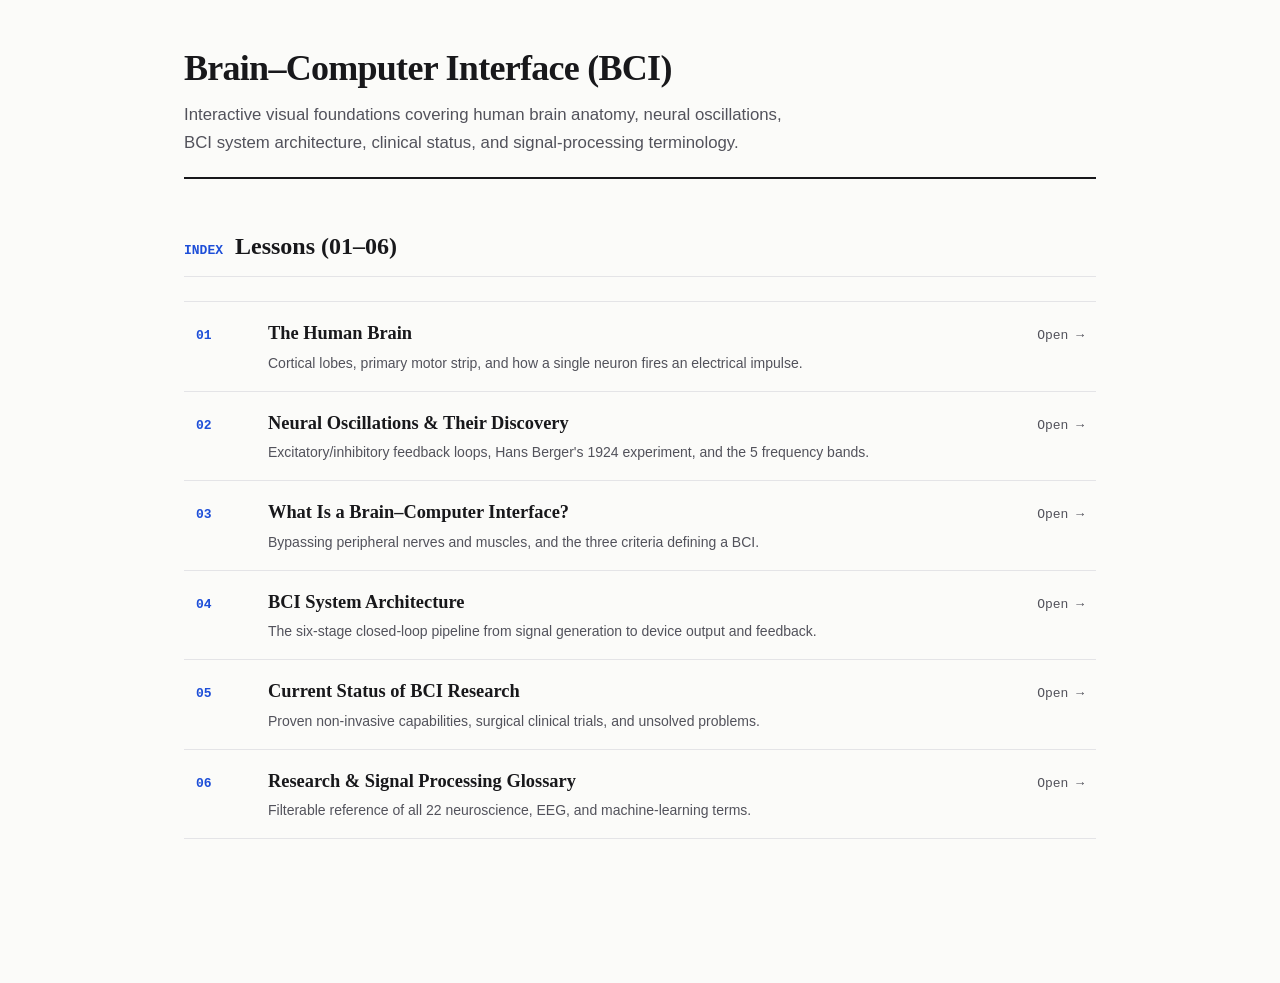
<file: learn/index.html>
<!DOCTYPE html>
<html lang="en">
<head>
  <meta charset="UTF-8" />
  <meta name="viewport" content="width=device-width, initial-scale=1.0" />
  <title>Brain–Computer Interface (BCI) — Visual Learning Notes</title>
  <link rel="stylesheet" href="design-system.css" />
  <style>
    .toc-list {
      list-style: none;
      padding: 0;
      margin: 0;
      border-top: 1px solid var(--rule);
    }
    .toc-item {
      display: grid;
      grid-template-columns: 56px 1fr auto;
      gap: 16px;
      align-items: baseline;
      padding: 16px 12px;
      border-bottom: 1px solid var(--rule);
      text-decoration: none;
      color: var(--ink);
      transition: background 0.12s ease;
    }
    .toc-item:hover { background: var(--surface); }
    .toc-num {
      font-family: var(--font-mono);
      font-size: 13px;
      font-weight: 700;
      color: var(--accent);
    }
    .toc-title {
      font-family: var(--font-serif);
      font-size: 1.15rem;
      font-weight: 700;
    }
    .toc-desc {
      font-size: 14px;
      color: var(--muted);
      margin-top: 3px;
    }
    .toc-arrow {
      font-family: var(--font-mono);
      font-size: 13px;
      color: var(--muted);
    }
  </style>
</head>
<body>
  <main>
    <header>
      <h1>Brain–Computer Interface (BCI)</h1>
      <p class="lead">
        Interactive visual foundations covering human brain anatomy, neural oscillations, BCI system architecture, clinical status, and signal-processing terminology.
      </p>
    </header>

    <section>
      <div class="section-head">
        <span class="section-num">INDEX</span>
        <h2>Lessons (01–06)</h2>
      </div>

      <div class="toc-list">
        <a class="toc-item" href="01_the_brain.html">
          <span class="toc-num">01</span>
          <div>
            <div class="toc-title">The Human Brain</div>
            <div class="toc-desc">Cortical lobes, primary motor strip, and how a single neuron fires an electrical impulse.</div>
          </div>
          <span class="toc-arrow">Open →</span>
        </a>

        <a class="toc-item" href="02_brain_waves.html">
          <span class="toc-num">02</span>
          <div>
            <div class="toc-title">Neural Oscillations &amp; Their Discovery</div>
            <div class="toc-desc">Excitatory/inhibitory feedback loops, Hans Berger's 1924 experiment, and the 5 frequency bands.</div>
          </div>
          <span class="toc-arrow">Open →</span>
        </a>

        <a class="toc-item" href="03_what_is_bci.html">
          <span class="toc-num">03</span>
          <div>
            <div class="toc-title">What Is a Brain–Computer Interface?</div>
            <div class="toc-desc">Bypassing peripheral nerves and muscles, and the three criteria defining a BCI.</div>
          </div>
          <span class="toc-arrow">Open →</span>
        </a>

        <a class="toc-item" href="04_how_bci_works.html">
          <span class="toc-num">04</span>
          <div>
            <div class="toc-title">BCI System Architecture</div>
            <div class="toc-desc">The six-stage closed-loop pipeline from signal generation to device output and feedback.</div>
          </div>
          <span class="toc-arrow">Open →</span>
        </a>

        <a class="toc-item" href="05_bci_current_status.html">
          <span class="toc-num">05</span>
          <div>
            <div class="toc-title">Current Status of BCI Research</div>
            <div class="toc-desc">Proven non-invasive capabilities, surgical clinical trials, and unsolved problems.</div>
          </div>
          <span class="toc-arrow">Open →</span>
        </a>

        <a class="toc-item" href="06_research_glossary.html">
          <span class="toc-num">06</span>
          <div>
            <div class="toc-title">Research &amp; Signal Processing Glossary</div>
            <div class="toc-desc">Filterable reference of all 22 neuroscience, EEG, and machine-learning terms.</div>
          </div>
          <span class="toc-arrow">Open →</span>
        </a>
      </div>
    </section>
  </main>
</body>
</html>
</file>
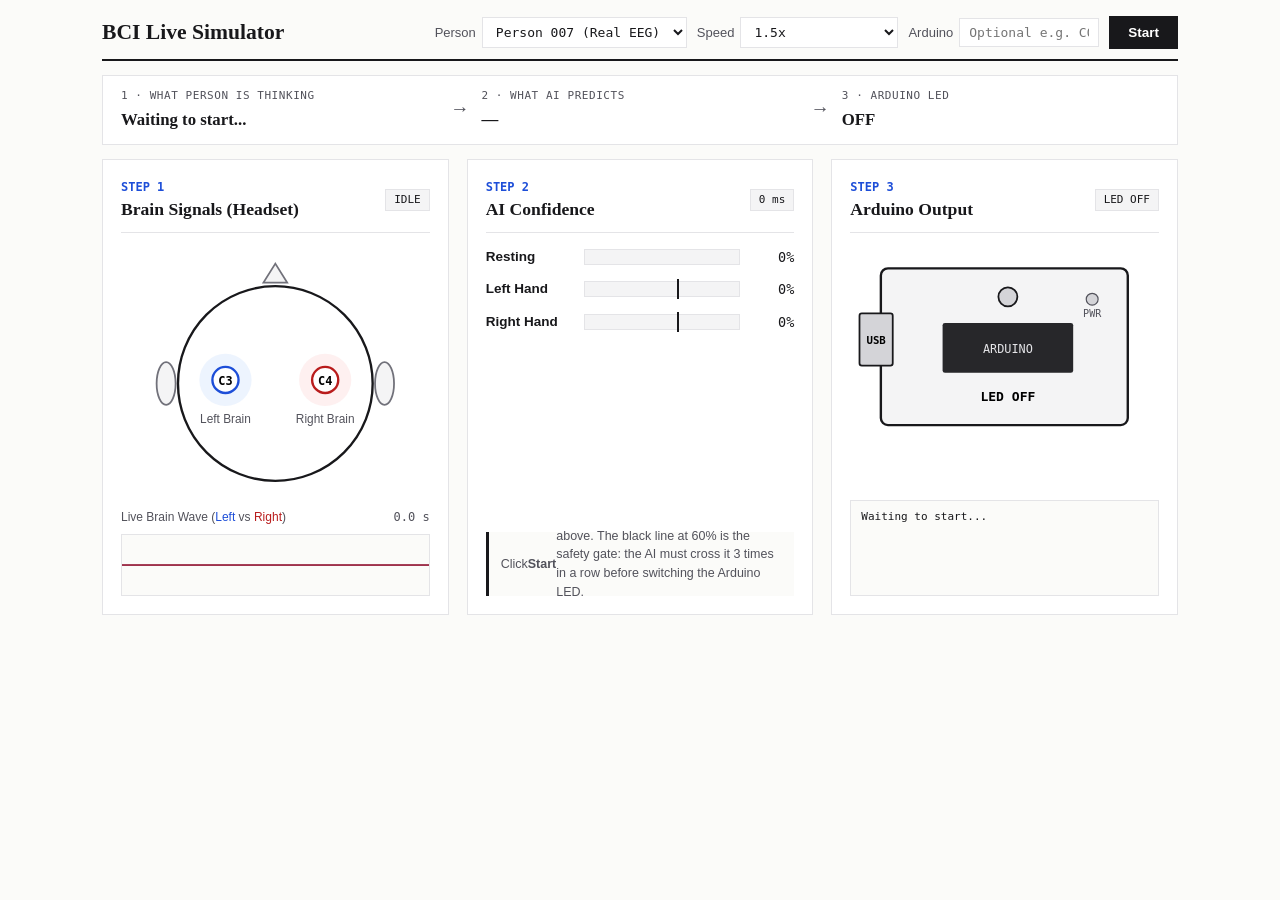
<file: live/index.html>
<!DOCTYPE html>
<html lang="en">
<head>
  <meta charset="UTF-8" />
  <meta name="viewport" content="width=device-width, initial-scale=1.0" />
  <title>BCI Live Simulator</title>
  <style>
    :root {
      --paper: #fbfbf9;
      --surface: #ffffff;
      --subtle: #f4f4f5;
      --ink: #18181b;
      --muted: #52525b;
      --rule: #e4e4e7;
      --blue: #1d4ed8;
      --blue-soft: #dbeafe;
      --amber: #b45309;
      --amber-soft: #fef3c7;
      --red: #b91c1c;
      --green: #15803d;
      --green-soft: #dcfce7;
      --mono: ui-monospace, SFMono-Regular, Menlo, Consolas, monospace;
      --sans: -apple-system, BlinkMacSystemFont, "Segoe UI", Roboto, sans-serif;
      --serif: Georgia, "Times New Roman", serif;
    }

    * { box-sizing: border-box; }
    body {
      margin: 0;
      background: var(--paper);
      color: var(--ink);
      font-family: var(--sans);
      font-size: 15px;
      line-height: 1.5;
    }

    .wrap { max-width: 1120px; margin: 0 auto; padding: 16px 22px; }

    /* Top Bar */
    .topbar {
      display: flex;
      flex-wrap: wrap;
      justify-content: space-between;
      align-items: center;
      gap: 12px;
      border-bottom: 2px solid var(--ink);
      padding-bottom: 10px;
      margin-bottom: 14px;
    }
    .topbar h1 { font-family: var(--serif); font-size: 1.35rem; margin: 0; }
    .controls { display: flex; flex-wrap: wrap; align-items: center; gap: 10px; }
    .ctrl { display: flex; align-items: center; gap: 6px; font-size: 13px; color: var(--muted); }
    select, input[type="text"] {
      border: 1px solid var(--rule);
      background: var(--surface);
      color: var(--ink);
      padding: 6px 9px;
      font-family: var(--mono);
      font-size: 13px;
    }
    button.btn {
      background: var(--ink);
      color: #fff;
      border: 1px solid var(--ink);
      padding: 8px 18px;
      font-weight: 600;
      font-size: 13.5px;
      cursor: pointer;
    }
    button.btn.stop { background: var(--red); border-color: var(--red); }

    /* Big Clear Story Banner (fixed height, never jumps) */
    .story-bar {
      display: grid;
      grid-template-columns: 1fr auto 1fr auto 1fr;
      align-items: center;
      gap: 12px;
      background: var(--surface);
      border: 1px solid var(--rule);
      padding: 12px 18px;
      margin-bottom: 14px;
    }
    @media (max-width: 800px) {
      .story-bar { grid-template-columns: 1fr; text-align: center; }
      .story-arrow { display: none; }
    }
    .story-label { font-size: 11px; text-transform: uppercase; letter-spacing: 0.05em; color: var(--muted); font-family: var(--mono); }
    .story-val {
      font-family: var(--serif);
      font-size: 1.05rem;
      font-weight: 700;
      margin-top: 2px;
      white-space: nowrap;
      overflow: hidden;
      text-overflow: ellipsis;
    }
    .story-arrow { font-size: 1.2rem; color: var(--muted); }

    /* 3-Step Flow */
    .flow {
      display: grid;
      grid-template-columns: 1fr 1fr 1fr;
      gap: 18px;
      align-items: stretch;
    }
    @media (max-width: 900px) { .flow { grid-template-columns: 1fr; } }

    .card {
      background: var(--surface);
      border: 1px solid var(--rule);
      padding: 18px;
      display: flex;
      flex-direction: column;
      justify-content: space-between;
    }
    .card-head {
      display: flex;
      justify-content: space-between;
      align-items: center;
      border-bottom: 1px solid var(--rule);
      padding-bottom: 10px;
      margin-bottom: 14px;
    }
    .card-step { font-family: var(--mono); font-size: 12px; font-weight: 700; color: var(--blue); }
    .card-title { font-family: var(--serif); font-size: 1.1rem; font-weight: 700; }

    .pill {
      font-family: var(--mono);
      font-size: 11px;
      padding: 2px 8px;
      border: 1px solid var(--rule);
      background: var(--subtle);
    }
    .pill.good { background: var(--green-soft); color: var(--green); border-color: var(--green); }
    .pill.warn { background: var(--amber-soft); color: var(--amber); border-color: var(--amber); }

    svg { width: 100%; height: auto; display: block; }

    canvas.wave {
      width: 100%;
      height: 62px;
      display: block;
      background: var(--paper);
      border: 1px solid var(--rule);
      margin-top: 8px;
    }

    /* Probability Bars */
    .prob-row { display: grid; grid-template-columns: 88px 1fr 44px; align-items: center; gap: 10px; margin-bottom: 12px; font-size: 13.5px; }
    .bar-bg { height: 16px; background: var(--subtle); border: 1px solid var(--rule); position: relative; }
    .bar-fill { height: 100%; width: 0%; transition: width 0.15s ease; }
    .gate-line { position: absolute; top: -3px; bottom: -3px; left: 60%; width: 2px; background: var(--ink); }

    .status-note {
      background: var(--paper);
      border-left: 3px solid var(--ink);
      padding: 10px 12px;
      font-size: 12.5px;
      color: var(--muted);
      margin-top: 10px;
      height: 64px;
      display: flex;
      align-items: center;
    }

    .log {
      background: var(--paper);
      border: 1px solid var(--rule);
      padding: 8px 10px;
      font-family: var(--mono);
      font-size: 11px;
      height: 96px;
      overflow-y: auto;
      margin-top: 10px;
    }
  </style>
</head>
<body>
  <div class="wrap">
    <!-- TOP BAR -->
    <div class="topbar">
      <h1>BCI Live Simulator</h1>
      <div class="controls">
        <label class="ctrl">Person
          <select id="sel-subject">
            <option value="7" selected>Person 007 (Real EEG)</option>
            <option value="4">Person 004 (Real EEG)</option>
            <option value="1">Person 001 (Real EEG)</option>
          </select>
        </label>
        <label class="ctrl">Speed
          <select id="sel-speed">
            <option value="1.0">1x (Real Speed)</option>
            <option value="1.5" selected>1.5x</option>
            <option value="3.0">3x</option>
          </select>
        </label>
        <label class="ctrl">Arduino
          <input id="inp-port" type="text" placeholder="Optional e.g. COM5" style="width: 140px;" />
        </label>
        <button id="btn-toggle" class="btn" onclick="toggleStream()">Start</button>
      </div>
    </div>

    <!-- PLAIN-ENGLISH LIVE SUMMARY -->
    <div class="story-bar">
      <div>
        <div class="story-label">1 · What Person Is Thinking</div>
        <div id="story-true" class="story-val">Waiting to start...</div>
      </div>
      <div class="story-arrow">→</div>
      <div>
        <div class="story-label">2 · What AI Predicts</div>
        <div id="story-pred" class="story-val">—</div>
      </div>
      <div class="story-arrow">→</div>
      <div>
        <div class="story-label">3 · Arduino LED</div>
        <div id="story-led" class="story-val">OFF</div>
      </div>
    </div>

    <!-- 3 SIMPLE CARDS -->
    <div class="flow">
      <!-- STEP 1: BRAIN -->
      <div class="card">
        <div>
          <div class="card-head">
            <div>
              <div class="card-step">STEP 1</div>
              <div class="card-title">Brain Signals (Headset)</div>
            </div>
            <span id="contact-pill" class="pill">IDLE</span>
          </div>

          <svg viewBox="0 0 260 220" aria-label="Brain Motor Cortex View">
            <ellipse cx="38" cy="115" rx="8" ry="18" fill="#f4f4f5" stroke="#71717a" stroke-width="1.5" />
            <ellipse cx="222" cy="115" rx="8" ry="18" fill="#f4f4f5" stroke="#71717a" stroke-width="1.5" />
            <polygon points="130,14 120,30 140,30" fill="#f4f4f5" stroke="#71717a" stroke-width="1.5" />
            <circle cx="130" cy="115" r="82" fill="#ffffff" stroke="#18181b" stroke-width="2" />

            <!-- Left Motor Zone (controls Right Hand) -->
            <circle id="ring-C3" cx="88" cy="112" r="22" fill="#dbeafe" opacity="0.5" />
            <circle cx="88" cy="112" r="11" fill="#ffffff" stroke="#1d4ed8" stroke-width="2" />
            <text x="88" y="116" text-anchor="middle" font-family="monospace" font-size="10" font-weight="bold">C3</text>
            <text x="88" y="148" text-anchor="middle" font-size="10" fill="#52525b">Left Brain</text>

            <!-- Right Motor Zone (controls Left Hand) -->
            <circle id="ring-C4" cx="172" cy="112" r="22" fill="#fee2e2" opacity="0.5" />
            <circle cx="172" cy="112" r="11" fill="#ffffff" stroke="#b91c1c" stroke-width="2" />
            <text x="172" y="116" text-anchor="middle" font-family="monospace" font-size="10" font-weight="bold">C4</text>
            <text x="172" y="148" text-anchor="middle" font-size="10" fill="#52525b">Right Brain</text>
          </svg>
        </div>

        <div>
          <div style="font-size:12px; color:var(--muted); display:flex; justify-content:space-between;">
            <span>Live Brain Wave (<span style="color:var(--blue);">Left</span> vs <span style="color:var(--red);">Right</span>)</span>
            <span id="time-txt" style="font-family:var(--mono);">0.0 s</span>
          </div>
          <canvas id="cv-wave" width="340" height="62" class="wave"></canvas>
        </div>
      </div>

      <!-- STEP 2: AI DECODER -->
      <div class="card">
        <div>
          <div class="card-head">
            <div>
              <div class="card-step">STEP 2</div>
              <div class="card-title">AI Confidence</div>
            </div>
            <span id="lat-pill" class="pill">0 ms</span>
          </div>

          <div style="margin-top: 8px;">
            <div class="prob-row">
              <span><strong>Resting</strong></span>
              <div class="bar-bg"><div id="bar-rest" class="bar-fill" style="background:#71717a;"></div></div>
              <span id="pct-rest" style="font-family:var(--mono); text-align:right;">0%</span>
            </div>
            <div class="prob-row">
              <span><strong>Left Hand</strong></span>
              <div class="bar-bg"><div id="bar-left" class="bar-fill" style="background:#1d4ed8;"></div><div class="gate-line"></div></div>
              <span id="pct-left" style="font-family:var(--mono); text-align:right;">0%</span>
            </div>
            <div class="prob-row">
              <span><strong>Right Hand</strong></span>
              <div class="bar-bg"><div id="bar-right" class="bar-fill" style="background:#b91c1c;"></div><div class="gate-line"></div></div>
              <span id="pct-right" style="font-family:var(--mono); text-align:right;">0%</span>
            </div>
          </div>
        </div>

        <div id="ai-note" class="status-note">
          Click <strong>Start</strong> above. The black line at 60% is the safety gate: the AI must cross it 3 times in a row before switching the Arduino LED.
        </div>
      </div>

      <!-- STEP 3: ARDUINO HARDWARE -->
      <div class="card">
        <div>
          <div class="card-head">
            <div>
              <div class="card-step">STEP 3</div>
              <div class="card-title">Arduino Output</div>
            </div>
            <span id="led-pill" class="pill">LED OFF</span>
          </div>

          <svg viewBox="0 0 260 170" aria-label="Arduino Uno Board">
            <rect x="26" y="18" width="208" height="132" rx="6" fill="#f4f4f5" stroke="#18181b" stroke-width="2" />
            <rect x="8" y="56" width="28" height="44" rx="2" fill="#d4d4d8" stroke="#18181b" stroke-width="1.5" />
            <text x="22" y="82" text-anchor="middle" font-family="monospace" font-size="9" font-weight="bold">USB</text>

            <rect x="78" y="64" width="110" height="42" rx="2" fill="#27272a" />
            <text x="133" y="89" text-anchor="middle" font-family="monospace" font-size="10" fill="#e4e4e7">ARDUINO</text>

            <circle id="hw-pwr" cx="204" cy="44" r="5" fill="#d4d4d8" stroke="#52525b" stroke-width="1" />
            <text x="204" y="59" text-anchor="middle" font-family="monospace" font-size="8.5" fill="#52525b">PWR</text>

            <circle id="hw-led-halo" cx="133" cy="42" r="16" fill="#f59e0b" opacity="0" />
            <circle id="hw-led" cx="133" cy="42" r="8" fill="#d4d4d8" stroke="#18181b" stroke-width="1.5" />
            <text id="hw-led-txt" x="133" y="130" text-anchor="middle" font-family="monospace" font-size="11" font-weight="bold">LED OFF</text>
          </svg>
        </div>

        <div id="event-log" class="log">Waiting to start...</div>
      </div>
    </div>
  </div>

  <script>
    let ws = null;
    let running = false;
    const MAX_PTS = 240;
    const c3Buf = new Array(MAX_PTS).fill(0);
    const c4Buf = new Array(MAX_PTS).fill(0);

    function pushWave(arr, chunk) {
      for (let i = 0; i < chunk.length; i++) { arr.shift(); arr.push(chunk[i]); }
    }

    function drawWaves() {
      const c = document.getElementById('cv-wave');
      const ctx = c.getContext('2d');
      const w = c.width, h = c.height;
      ctx.clearRect(0, 0, w, h);
      ctx.strokeStyle = '#e4e4e7';
      ctx.beginPath(); ctx.moveTo(0, h / 2); ctx.lineTo(w, h / 2); ctx.stroke();

      [[c3Buf, '#1d4ed8'], [c4Buf, '#b91c1c']].forEach(([arr, color]) => {
        ctx.strokeStyle = color;
        ctx.lineWidth = 1.4;
        ctx.beginPath();
        for (let i = 0; i < arr.length; i++) {
          const x = (i / (arr.length - 1)) * w;
          const clamped = Math.max(-60, Math.min(60, arr[i]));
          const y = h / 2 - (clamped / 60) * (h / 2 - 4);
          if (i === 0) ctx.moveTo(x, y); else ctx.lineTo(x, y);
        }
        ctx.stroke();
      });
    }

    function prettyLabel(lbl) {
      if (lbl === 'Left') return 'LEFT HAND (LED ON)';
      if (lbl === 'Right') return 'RIGHT HAND (LED OFF)';
      if (lbl === 'Hold') return 'SPIKE BLOCKED';
      return 'RESTING';
    }

    function toggleStream() {
      const btn = document.getElementById('btn-toggle');
      if (running && ws) {
        ws.send('STOP');
        ws.close();
        running = false;
        btn.textContent = 'Start';
        btn.classList.remove('stop');
        document.getElementById('hw-pwr').setAttribute('fill', '#d4d4d8');
        return;
      }

      const proto = location.protocol === 'https:' ? 'wss:' : 'ws:';
      ws = new WebSocket(`${proto}//${location.host}/ws`);
      running = true;
      btn.textContent = 'Stop';
      btn.classList.add('stop');
      document.getElementById('event-log').innerHTML = '';
      document.getElementById('hw-pwr').setAttribute('fill', '#22c55e');

      ws.onopen = () => {
        ws.send(JSON.stringify({
          subject: Number(document.getElementById('sel-subject').value),
          speed: Number(document.getElementById('sel-speed').value),
          port: document.getElementById('inp-port').value.trim(),
          threshold: 0.60,
          debounce: 3,
          artifact_uv: 150.0
        }));
      };

      ws.onmessage = (ev) => {
        const d = JSON.parse(ev.data);
        if (d.done) {
          running = false;
          btn.textContent = 'Start';
          btn.classList.remove('stop');
          document.getElementById('hw-pwr').setAttribute('fill', '#d4d4d8');
          return;
        }

        document.getElementById('time-txt').textContent = `${d.t.toFixed(1)} s`;
        document.getElementById('lat-pill').textContent = `${d.latency_ms.toFixed(1)} ms`;
        document.getElementById('story-true').textContent = prettyLabel(d.true_label);
        document.getElementById('story-pred').textContent = prettyLabel(d.pred_label);
        document.getElementById('story-led').textContent = d.led_on ? 'ON' : 'OFF';
        document.getElementById('story-led').style.color = d.led_on ? '#b45309' : '#18181b';

        const cp = document.getElementById('contact-pill');
        if (d.artifact_blocked) {
          cp.className = 'pill warn';
          cp.textContent = 'SPIKE BLOCKED';
          document.getElementById('ai-note').innerHTML = '<strong>Safety Guard:</strong> Big noise spike detected (>150 uV). Ignoring this moment so the LED does not misfire.';
        } else {
          cp.className = 'pill good';
          cp.textContent = 'GOOD SIGNAL';
          if (d.pred_label === 'Left' || d.pred_label === 'Right') {
            document.getElementById('ai-note').innerHTML = `AI sees <strong>${d.pred_label} Hand</strong> (${d.streak}/${d.debounce} consecutive hits needed to switch LED).`;
          } else {
            document.getElementById('ai-note').innerHTML = 'Person is <strong>Resting</strong>—LED stays as it is.';
          }
        }

        if (d.ch_power) {
          document.getElementById('ring-C3').setAttribute('r', Math.max(14, Math.min(28, 12 + Math.sqrt(d.ch_power.C3 || 100) * 0.55)));
          document.getElementById('ring-C4').setAttribute('r', Math.max(14, Math.min(28, 12 + Math.sqrt(d.ch_power.C4 || 100) * 0.55)));
        }

        pushWave(c3Buf, d.c3_wave);
        pushWave(c4Buf, d.c4_wave);
        drawWaves();

        const pr = Math.round(d.probs.Rest * 100);
        const pl = Math.round(d.probs.Left * 100);
        const pf = Math.round(d.probs.Right * 100);
        document.getElementById('bar-rest').style.width = pr + '%';
        document.getElementById('bar-left').style.width = pl + '%';
        document.getElementById('bar-right').style.width = pf + '%';
        document.getElementById('pct-rest').textContent = pr + '%';
        document.getElementById('pct-left').textContent = pl + '%';
        document.getElementById('pct-right').textContent = pf + '%';

        document.getElementById('hw-led').setAttribute('fill', d.led_on ? '#f59e0b' : '#d4d4d8');
        document.getElementById('hw-led-halo').setAttribute('opacity', d.led_on ? '0.4' : '0');
        document.getElementById('hw-led-txt').textContent = d.led_on ? 'LED ON' : 'LED OFF';
        const lp = document.getElementById('led-pill');
        lp.textContent = d.led_on ? 'LED ON' : 'LED OFF';
        lp.className = d.led_on ? 'pill warn' : 'pill';

        if (d.tx_pulse) {
          const box = document.getElementById('event-log');
          const row = document.createElement('div');
          row.textContent = `${d.t.toFixed(1)}s: AI confirmed ${d.pred_label} -> LED ${d.led_on ? 'ON' : 'OFF'}`;
          box.appendChild(row);
          box.scrollTop = box.scrollHeight;
        }
      };
    }

    drawWaves();
  </script>
</body>
</html>
</file>
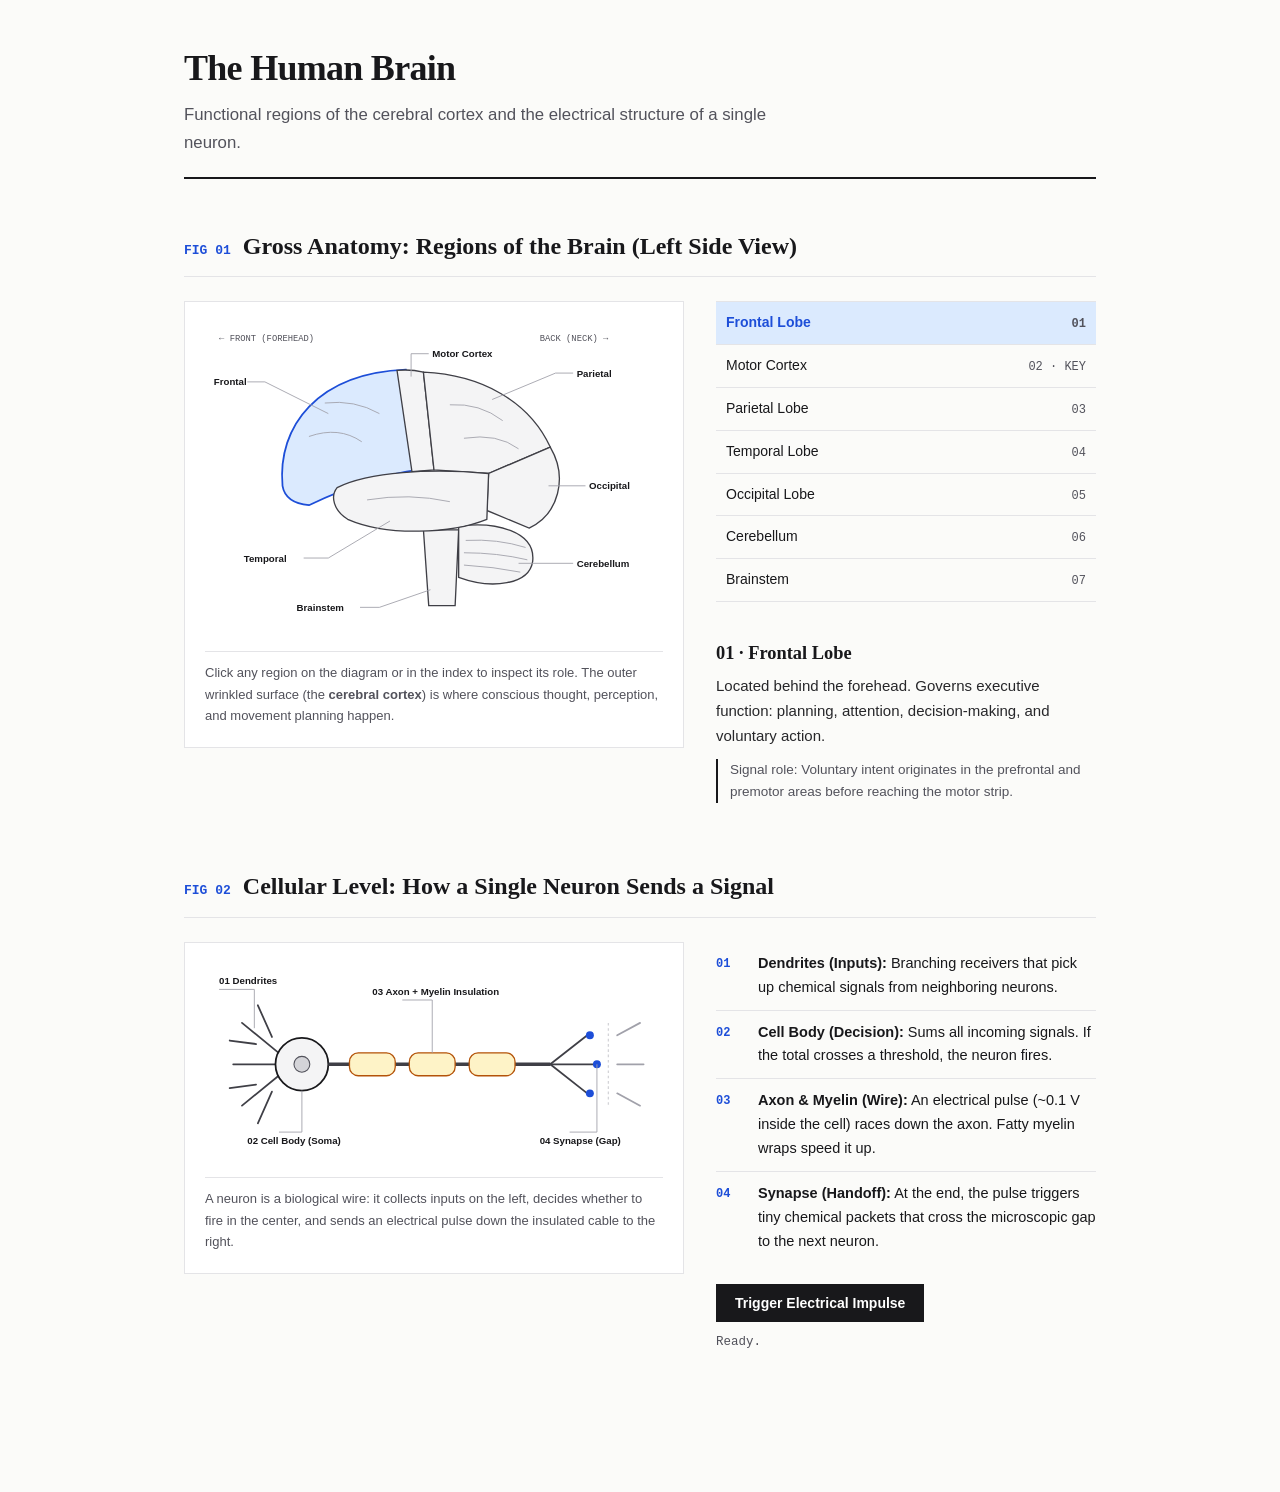
<file: learn/01_the_brain.html>
<!DOCTYPE html>
<html lang="en">

<head>
  <meta charset="UTF-8" />
  <meta name="viewport" content="width=device-width, initial-scale=1.0" />
  <title>01 · The Human Brain — Visual Reference</title>
  <link rel="stylesheet" href="design-system.css" />
</head>

<body>
  <main>
    <header>
      <h1>The Human Brain</h1>
      <p class="lead">
        Functional regions of the cerebral cortex and the electrical structure of a single neuron.
      </p>
    </header>

    <!-- SECTION 1: BRAIN REGIONS -->
    <section>
      <div class="section-head">
        <span class="section-num">FIG 01</span>
        <h2>Gross Anatomy: Regions of the Brain (Left Side View)</h2>
      </div>

      <div class="figure-grid">
        <figure>
          <svg viewBox="0 0 520 360" aria-label="Lateral diagram of the human brain">
            <!-- Orientation -->
            <text x="16" y="22" class="diagram-sublabel">← FRONT (FOREHEAD)</text>
            <text x="380" y="22" class="diagram-sublabel">BACK (NECK) →</text>

            <!-- Brainstem -->
            <path id="reg-brainstem" class="region" onclick="selectRegion('brainstem')"
              d="M 248,236 L 288,236 L 284,322 L 254,322 Z" />

            <!-- Cerebellum -->
            <path id="reg-cerebellum" class="region" onclick="selectRegion('cerebellum')"
              d="M 288,232 C 330,226 376,238 372,272 C 368,298 326,304 288,290 Z" />
            <!-- Subtle cerebellum folds -->
            <path d="M 296,248 Q 332,246 364,256 M 294,262 Q 332,262 366,270 M 294,276 Q 328,278 358,284"
              stroke="#a1a1aa" stroke-width="1" fill="none" pointer-events="none" />

            <!-- Frontal Lobe -->
            <path id="reg-frontal" class="region active" onclick="selectRegion('frontal')"
              d="M 88,186 C 82,118 128,58 228,54 L 242,168 C 194,174 148,194 118,208 C 98,206 90,198 88,186 Z" />

            <!-- Motor Cortex (Precentral Gyrus strip) -->
            <path id="reg-motor" class="region motor-region" onclick="selectRegion('motor')"
              d="M 218,55 C 228,54 240,55 248,57 L 260,168 L 235,170 Z" />

            <!-- Parietal Lobe -->
            <path id="reg-parietal" class="region" onclick="selectRegion('parietal')"
              d="M 248,57 C 314,60 368,90 392,142 L 322,172 L 260,168 Z" />

            <!-- Occipital Lobe -->
            <path id="reg-occipital" class="region" onclick="selectRegion('occipital')"
              d="M 392,142 C 412,176 402,218 368,234 L 320,214 L 322,172 Z" />

            <!-- Temporal Lobe -->
            <path id="reg-temporal" class="region" onclick="selectRegion('temporal')"
              d="M 150,188 C 186,170 256,166 322,172 L 320,224 C 280,240 208,244 162,224 C 146,214 142,198 150,188 Z" />

            <!-- Subtle cortical fold lines (sulci) for anatomical clarity -->
            <g stroke="#a1a1aa" stroke-width="1" fill="none" pointer-events="none">
              <path d="M 118,130 Q 152,118 178,136" />
              <path d="M 136,92 Q 170,88 198,104" />
              <path d="M 278,94 Q 312,92 338,112" />
              <path d="M 294,132 Q 332,126 356,144" />
              <path d="M 184,202 Q 232,194 278,204" />
            </g>

            <!-- Leader lines & external labels (no text colliding with shapes) -->
            <!-- Frontal -->
            <polyline points="140,104 68,68 48,68" class="leader-line" />
            <text x="10" y="72" class="diagram-label" onclick="selectRegion('frontal')">Frontal</text>

            <!-- Motor Cortex -->
            <polyline points="234,62 234,36 254,36" class="leader-line" />
            <text x="258" y="40" class="diagram-label" onclick="selectRegion('motor')">Motor Cortex</text>

            <!-- Parietal -->
            <polyline points="326,88 398,58 418,58" class="leader-line" />
            <text x="422" y="62" class="diagram-label" onclick="selectRegion('parietal')">Parietal</text>

            <!-- Occipital -->
            <polyline points="390,186 432,186" class="leader-line" />
            <text x="436" y="190" class="diagram-label" onclick="selectRegion('occipital')">Occipital</text>

            <!-- Temporal -->
            <polyline points="210,226 140,268 112,268" class="leader-line" />
            <text x="44" y="272" class="diagram-label" onclick="selectRegion('temporal')">Temporal</text>

            <!-- Cerebellum -->
            <polyline points="356,274 418,274" class="leader-line" />
            <text x="422" y="278" class="diagram-label" onclick="selectRegion('cerebellum')">Cerebellum</text>

            <!-- Brainstem -->
            <polyline points="256,304 198,324 176,324" class="leader-line" />
            <text x="104" y="328" class="diagram-label" onclick="selectRegion('brainstem')">Brainstem</text>
          </svg>
          <figcaption>
            Click any region on the diagram or in the index to inspect its role. The outer wrinkled surface (the
            <strong>cerebral cortex</strong>) is where conscious thought, perception, and movement planning happen.
          </figcaption>
        </figure>

        <div>
          <ul class="region-list">
            <li id="item-frontal" class="region-item active" onclick="selectRegion('frontal')">
              <span>Frontal Lobe</span><span class="code">01</span>
            </li>
            <li id="item-motor" class="region-item motor-item" onclick="selectRegion('motor')">
              <span>Motor Cortex</span><span class="code">02 · KEY</span>
            </li>
            <li id="item-parietal" class="region-item" onclick="selectRegion('parietal')">
              <span>Parietal Lobe</span><span class="code">03</span>
            </li>
            <li id="item-temporal" class="region-item" onclick="selectRegion('temporal')">
              <span>Temporal Lobe</span><span class="code">04</span>
            </li>
            <li id="item-occipital" class="region-item" onclick="selectRegion('occipital')">
              <span>Occipital Lobe</span><span class="code">05</span>
            </li>
            <li id="item-cerebellum" class="region-item" onclick="selectRegion('cerebellum')">
              <span>Cerebellum</span><span class="code">06</span>
            </li>
            <li id="item-brainstem" class="region-item" onclick="selectRegion('brainstem')">
              <span>Brainstem</span><span class="code">07</span>
            </li>
          </ul>

          <div id="region-detail" class="detail-panel"></div>
        </div>
      </div>
    </section>

    <!-- SECTION 2: THE NEURON -->
    <section>
      <div class="section-head">
        <span class="section-num">FIG 02</span>
        <h2>Cellular Level: How a Single Neuron Sends a Signal</h2>
      </div>

      <div class="figure-grid">
        <figure>
          <svg viewBox="0 0 520 230" aria-label="Diagram of a multipolar neuron">
            <!-- Dendrites (Receiving branches) -->
            <g stroke="#3f3f46" stroke-width="2" fill="none" stroke-linecap="round">
              <path d="M 42,68 L 86,104" />
              <path d="M 32,115 L 82,115" />
              <path d="M 42,162 L 86,126" />
              <path d="M 60,48 L 76,84" />
              <path d="M 60,182 L 76,146" />
              <path d="M 28,88 L 58,92" />
              <path d="M 28,142 L 58,138" />
            </g>

            <!-- Cell Body (Soma) -->
            <circle cx="110" cy="115" r="30" fill="#f4f4f5" stroke="#18181b" stroke-width="2" />
            <circle cx="110" cy="115" r="9" fill="#d4d4d8" stroke="#52525b" stroke-width="1.2" />

            <!-- Axon (Cable) -->
            <line x1="140" y1="115" x2="392" y2="115" stroke="#3f3f46" stroke-width="4" />

            <!-- Myelin Sheath Segments (Insulation) -->
            <rect x="164" y="102" width="52" height="26" rx="10" fill="#fef3c7" stroke="#b45309" stroke-width="1.5" />
            <rect x="232" y="102" width="52" height="26" rx="10" fill="#fef3c7" stroke="#b45309" stroke-width="1.5" />
            <rect x="300" y="102" width="52" height="26" rx="10" fill="#fef3c7" stroke="#b45309" stroke-width="1.5" />

            <!-- Axon Terminals -->
            <g stroke="#3f3f46" stroke-width="2" fill="none" stroke-linecap="round">
              <path d="M 392,115 L 434,82" />
              <path d="M 392,115 L 442,115" />
              <path d="M 392,115 L 434,148" />
            </g>
            <circle cx="437" cy="82" r="4.5" fill="#1d4ed8" />
            <circle cx="445" cy="115" r="4.5" fill="#1d4ed8" />
            <circle cx="437" cy="148" r="4.5" fill="#1d4ed8" />

            <!-- Synapse Gap Indicator -->
            <line x1="458" y1="68" x2="458" y2="162" stroke="#d4d4d8" stroke-width="1.5" stroke-dasharray="3 3" />
            <path d="M 468,82 L 494,68 M 468,115 L 498,115 M 468,148 L 494,162" stroke="#a1a1aa" stroke-width="2"
              stroke-linecap="round" />

            <!-- Animated Impulse -->
            <circle id="impulse" cx="110" cy="115" r="7" fill="#1d4ed8" opacity="0" />

            <!-- Leader Lines & Labels -->
            <polyline points="56,74 56,30 16,30" class="leader-line" />
            <text x="16" y="24" class="diagram-label">01 Dendrites</text>

            <polyline points="110,145 110,192 84,192" class="leader-line" />
            <text x="48" y="206" class="diagram-label">02 Cell Body (Soma)</text>

            <polyline points="258,102 258,42 224,42" class="leader-line" />
            <text x="190" y="36" class="diagram-label">03 Axon + Myelin Insulation</text>

            <polyline points="445,115 445,192 414,192" class="leader-line" />
            <text x="380" y="206" class="diagram-label">04 Synapse (Gap)</text>
          </svg>
          <figcaption>
            A neuron is a biological wire: it collects inputs on the left, decides whether to fire in the center, and
            sends an electrical pulse down the insulated cable to the right.
          </figcaption>
        </figure>

        <div>
          <ol class="step-list">
            <li>
              <span class="step-num">01</span>
              <div><strong>Dendrites (Inputs):</strong> Branching receivers that pick up chemical signals from
                neighboring neurons.</div>
            </li>
            <li>
              <span class="step-num">02</span>
              <div><strong>Cell Body (Decision):</strong> Sums all incoming signals. If the total crosses a threshold,
                the neuron fires.</div>
            </li>
            <li>
              <span class="step-num">03</span>
              <div><strong>Axon &amp; Myelin (Wire):</strong> An electrical pulse (~0.1 V inside the cell) races down
                the axon. Fatty myelin wraps speed it up.</div>
            </li>
            <li>
              <span class="step-num">04</span>
              <div><strong>Synapse (Handoff):</strong> At the end, the pulse triggers tiny chemical packets that cross
                the microscopic gap to the next neuron.</div>
            </li>
          </ol>

          <button id="fire-btn" class="action" onclick="triggerImpulse()">Trigger Electrical Impulse</button>
          <div id="impulse-status" class="status-readout">Ready.</div>
        </div>
      </div>
    </section>
  </main>

  <script>
    const REGIONS = {
      frontal: {
        title: "01 · Frontal Lobe",
        desc: "Located behind the forehead. Governs executive function: planning, attention, decision-making, and voluntary action.",
        why: "Signal role: Voluntary intent originates in the prefrontal and premotor areas before reaching the motor strip."
      },
      motor: {
        title: "02 · Motor Cortex (Primary Motor Strip)",
        desc: "A narrow band running ear-to-ear across the top of the cortex. Specific zones map to specific body parts, and neural activity shifts here during both real and imagined movement.",
        why: "Signal role: Primary target for motor-imagery classification (left-hand vs. right-hand tasks)."
      },
      parietal: {
        title: "03 · Parietal Lobe",
        desc: "Located behind the motor strip. Integrates touch, pressure, body position (proprioception), and spatial orientation.",
        why: "Signal role: Works alongside the motor cortex to maintain spatial awareness of the limbs."
      },
      temporal: {
        title: "04 · Temporal Lobe",
        desc: "Located above the ears on both hemispheres. Processes auditory input, spoken language comprehension, and memory encoding.",
        why: "Signal role: Associated with auditory and speech-related neural activity rather than limb motor imagery."
      },
      occipital: {
        title: "05 · Occipital Lobe",
        desc: "Located at the back of the head. Dedicated to decoding visual input from the retina.",
        why: "Signal role: Produces strong 8–12 Hz alpha oscillations when the eyes are closed."
      },
      cerebellum: {
        title: "06 · Cerebellum",
        desc: "Positioned beneath the occipital lobe. Coordinates balance, posture, and fine motor timing.",
        why: "Signal role: Located too deep beneath the posterior skull for reliable scalp EEG isolation."
      },
      brainstem: {
        title: "07 · Brainstem",
        desc: "Connects the brain to the spinal cord. Regulates involuntary autonomic functions including breathing and heart rate.",
        why: "Signal role: Autonomic regulation; not involved in voluntary motor commands."
      }
    };

    function selectRegion(id) {
      document.querySelectorAll('.region').forEach(el => el.classList.remove('active'));
      document.querySelectorAll('.region-item').forEach(el => el.classList.remove('active'));

      document.getElementById('reg-' + id).classList.add('active');
      document.getElementById('item-' + id).classList.add('active');

      const info = REGIONS[id];
      document.getElementById('region-detail').innerHTML = `
        <h3>${info.title}</h3>
        <p>${info.desc}</p>
        <div class="relevance">${info.why}</div>
      `;
    }

    let animating = false;
    function triggerImpulse() {
      if (animating) return;
      animating = true;
      const btn = document.getElementById('fire-btn');
      const dot = document.getElementById('impulse');
      const status = document.getElementById('impulse-status');
      btn.disabled = true;

      let x = 110;
      dot.setAttribute('opacity', '1');
      status.textContent = '02 · Cell body threshold reached -> firing...';

      function step() {
        x += 4.5;
        dot.setAttribute('cx', x);
        if (x > 160 && x < 385) {
          status.textContent = '03 · Electrical pulse traveling along myelinated axon...';
        } else if (x >= 385) {
          status.textContent = '04 · Reached axon terminals -> releasing neurotransmitters across synapse.';
        }

        if (x < 445) {
          requestAnimationFrame(step);
        } else {
          setTimeout(() => {
            dot.setAttribute('opacity', '0');
            dot.setAttribute('cx', 110);
            status.textContent = 'Signal delivered to next neuron.';
            btn.disabled = false;
            animating = false;
          }, 350);
        }
      }
      requestAnimationFrame(step);
    }

    selectRegion('frontal');
  </script>
</body>

</html>
</file>
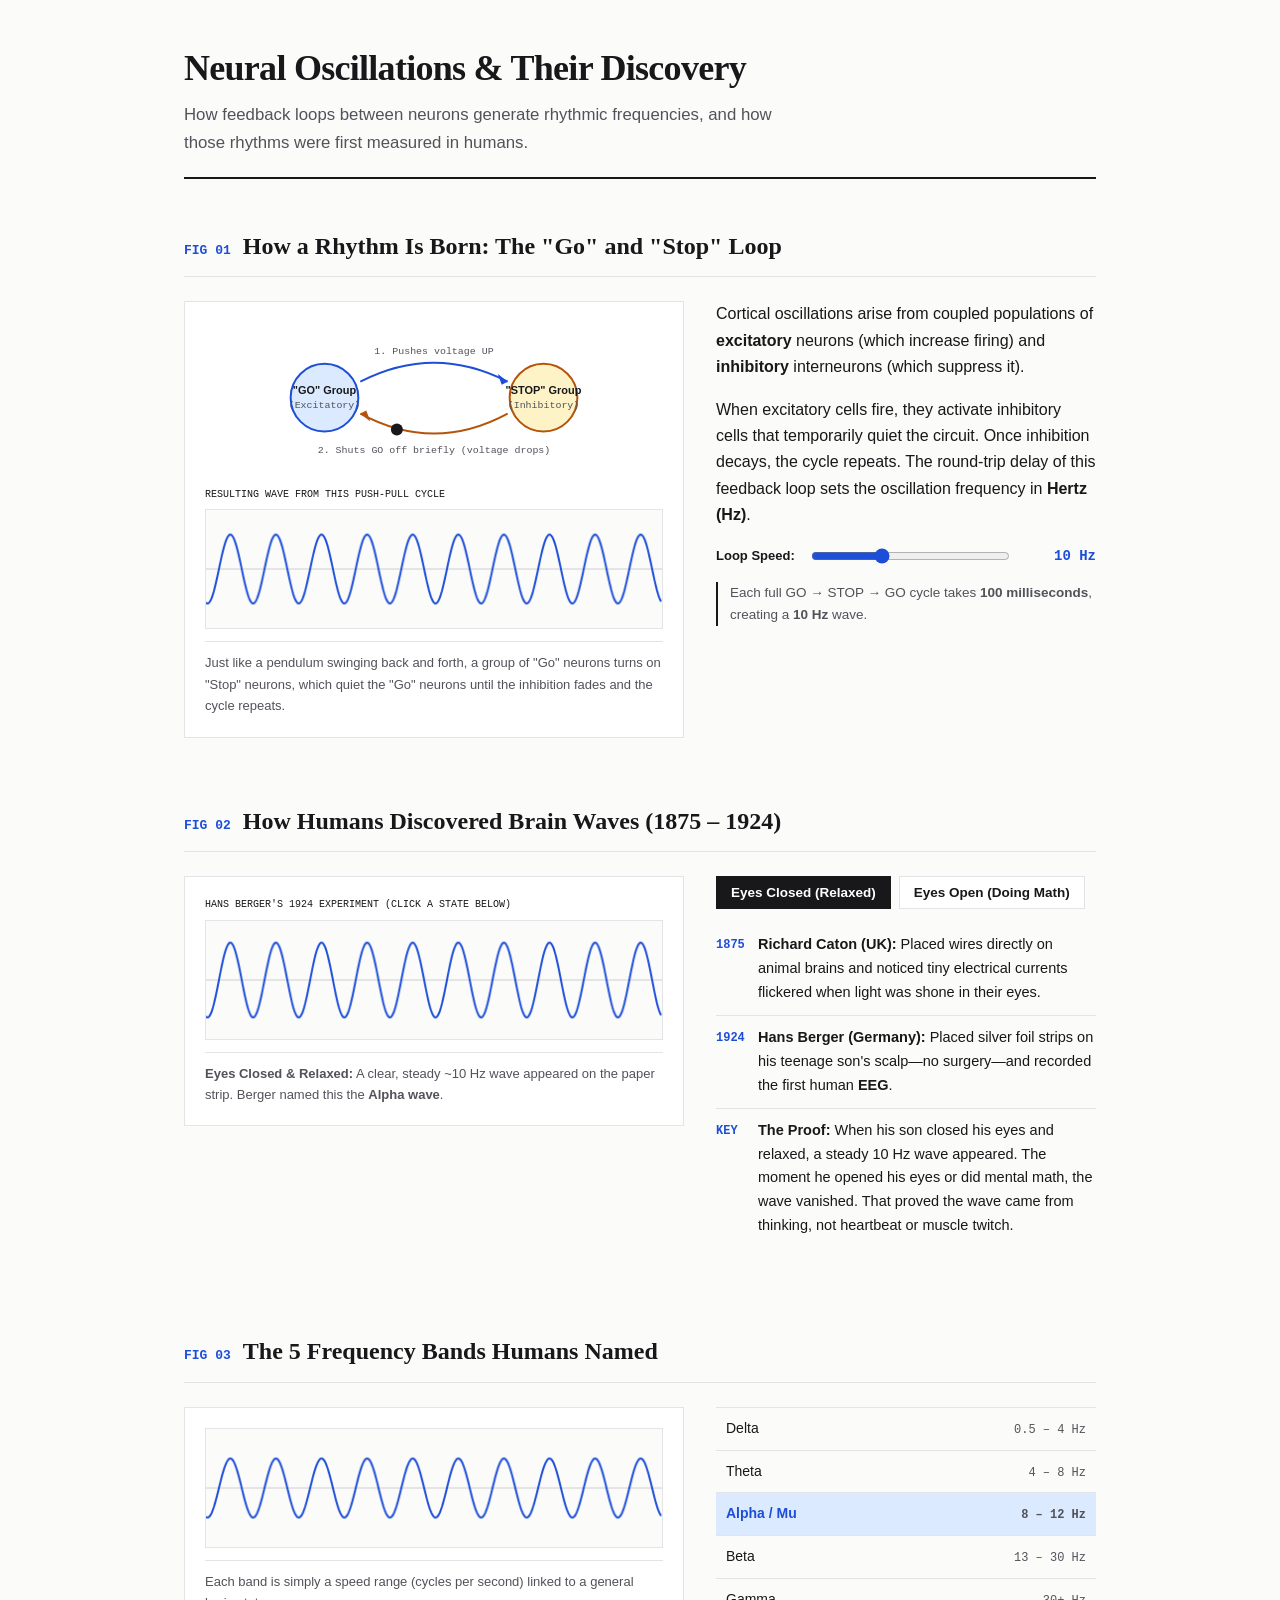
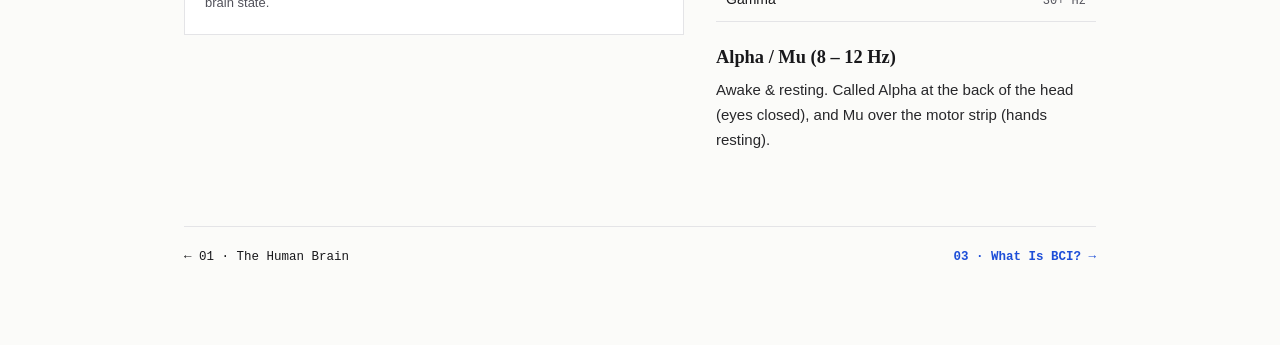
<file: learn/02_brain_waves.html>
<!DOCTYPE html>
<html lang="en">
<head>
  <meta charset="UTF-8" />
  <meta name="viewport" content="width=device-width, initial-scale=1.0" />
  <title>02 · Brain Oscillations &amp; Discovery — Visual Reference</title>
  <link rel="stylesheet" href="design-system.css" />
  <style>
    canvas.wave-box {
      width: 100%;
      height: 120px;
      display: block;
      background: var(--paper);
      border: 1px solid var(--rule);
    }
    .slider-row {
      display: flex;
      align-items: center;
      gap: 14px;
      margin: 14px 0;
    }
    .slider-row input[type="range"] { flex: 1; accent-color: var(--accent); }
    .hz-readout {
      font-family: var(--font-mono);
      font-size: 14px;
      font-weight: 700;
      color: var(--accent);
      min-width: 70px;
      text-align: right;
    }
    .mode-bar { display: flex; gap: 8px; margin-bottom: 14px; flex-wrap: wrap; }
  </style>
</head>
<body>
  <main>
    <header>
      <h1>Neural Oscillations &amp; Their Discovery</h1>
      <p class="lead">
        How feedback loops between neurons generate rhythmic frequencies, and how those rhythms were first measured in humans.
      </p>
    </header>

    <!-- FIG 01: HOW THE BRAIN PRODUCES A FREQUENCY -->
    <section>
      <div class="section-head">
        <span class="section-num">FIG 01</span>
        <h2>How a Rhythm Is Born: The "Go" and "Stop" Loop</h2>
      </div>

      <div class="figure-grid">
        <figure>
          <svg viewBox="0 0 460 155" aria-label="Excitatory and inhibitory feedback loop">
            <!-- Excitatory ("GO") -->
            <circle cx="120" cy="76" r="34" fill="#dbeafe" stroke="#1d4ed8" stroke-width="2" />
            <text x="120" y="72" text-anchor="middle" class="diagram-label">"GO" Group</text>
            <text x="120" y="86" text-anchor="middle" class="diagram-sublabel">(Excitatory)</text>

            <!-- Inhibitory ("STOP") -->
            <circle cx="340" cy="76" r="34" fill="#fef3c7" stroke="#b45309" stroke-width="2" />
            <text x="340" y="72" text-anchor="middle" class="diagram-label">"STOP" Group</text>
            <text x="340" y="86" text-anchor="middle" class="diagram-sublabel">(Inhibitory)</text>

            <!-- Top Arrow: GO -> STOP -->
            <path d="M 156,60 Q 230,22 304,60" fill="none" stroke="#1d4ed8" stroke-width="2" />
            <polygon points="304,60 294,52 298,63" fill="#1d4ed8" />
            <text x="230" y="32" text-anchor="middle" class="diagram-sublabel">1. Pushes voltage UP</text>

            <!-- Bottom Arrow: STOP -> GO -->
            <path d="M 304,92 Q 230,132 156,92" fill="none" stroke="#b45309" stroke-width="2" />
            <polygon points="156,92 166,100 162,89" fill="#b45309" />
            <text x="230" y="132" text-anchor="middle" class="diagram-sublabel">2. Shuts GO off briefly (voltage drops)</text>

            <!-- Active indicator dot -->
            <circle id="loop-dot" cx="120" cy="76" r="6" fill="#18181b" />
          </svg>

          <div class="diagram-sublabel" style="margin: 10px 0 6px;">RESULTING WAVE FROM THIS PUSH-PULL CYCLE</div>
          <canvas id="loop-canvas" width="460" height="120" class="wave-box"></canvas>

          <figcaption>
            Just like a pendulum swinging back and forth, a group of "Go" neurons turns on "Stop" neurons, which quiet the "Go" neurons until the inhibition fades and the cycle repeats.
          </figcaption>
        </figure>

        <div>
          <p style="margin-top:0;">
            Cortical oscillations arise from coupled populations of <strong>excitatory</strong> neurons (which increase firing) and <strong>inhibitory</strong> interneurons (which suppress it).
          </p>
          <p>
            When excitatory cells fire, they activate inhibitory cells that temporarily quiet the circuit. Once inhibition decays, the cycle repeats. The round-trip delay of this feedback loop sets the oscillation frequency in <strong>Hertz (Hz)</strong>.
          </p>

          <div class="slider-row">
            <span style="font-size:13px; font-weight:600;">Loop Speed:</span>
            <input id="loop-slider" type="range" min="2" max="25" value="10" oninput="updateLoop()" />
            <span id="loop-hz" class="hz-readout">10 Hz</span>
          </div>
          <div id="loop-note" class="relevance" style="margin-top:0;"></div>
        </div>
      </div>
    </section>

    <!-- FIG 02: HOW HUMANS DISCOVERED IT -->
    <section>
      <div class="section-head">
        <span class="section-num">FIG 02</span>
        <h2>How Humans Discovered Brain Waves (1875 – 1924)</h2>
      </div>

      <div class="figure-grid">
        <figure>
          <div class="diagram-sublabel" style="margin-bottom:6px;">
            HANS BERGER'S 1924 EXPERIMENT (CLICK A STATE BELOW)
          </div>
          <canvas id="berger-canvas" width="460" height="120" class="wave-box"></canvas>
          <figcaption id="berger-caption">
            <strong>Eyes Closed &amp; Relaxed:</strong> A clear, steady ~10 Hz wave appeared on the paper strip. Berger named this the <strong>Alpha wave</strong>.
          </figcaption>
        </figure>

        <div>
          <div class="mode-bar">
            <button id="btn-closed" class="choice active" onclick="setBerger('closed')">Eyes Closed (Relaxed)</button>
            <button id="btn-math" class="choice" onclick="setBerger('math')">Eyes Open (Doing Math)</button>
          </div>

          <ol class="step-list">
            <li>
              <span class="step-num">1875</span>
              <div><strong>Richard Caton (UK):</strong> Placed wires directly on animal brains and noticed tiny electrical currents flickered when light was shone in their eyes.</div>
            </li>
            <li>
              <span class="step-num">1924</span>
              <div><strong>Hans Berger (Germany):</strong> Placed silver foil strips on his teenage son's scalp—no surgery—and recorded the first human <strong>EEG</strong>.</div>
            </li>
            <li>
              <span class="step-num">KEY</span>
              <div><strong>The Proof:</strong> When his son closed his eyes and relaxed, a steady 10 Hz wave appeared. The moment he opened his eyes or did mental math, the wave vanished. That proved the wave came from thinking, not heartbeat or muscle twitch.</div>
            </li>
          </ol>
        </div>
      </div>
    </section>

    <!-- FIG 03: THE 5 FREQUENCY BANDS -->
    <section>
      <div class="section-head">
        <span class="section-num">FIG 03</span>
        <h2>The 5 Frequency Bands Humans Named</h2>
      </div>

      <div class="figure-grid">
        <figure>
          <canvas id="band-canvas" width="460" height="120" class="wave-box"></canvas>
          <figcaption>Each band is simply a speed range (cycles per second) linked to a general brain state.</figcaption>
        </figure>

        <div>
          <ul class="region-list">
            <li id="b-delta" class="region-item" onclick="selectBand('delta')"><span>Delta</span><span class="code">0.5 – 4 Hz</span></li>
            <li id="b-theta" class="region-item" onclick="selectBand('theta')"><span>Theta</span><span class="code">4 – 8 Hz</span></li>
            <li id="b-alpha" class="region-item active" onclick="selectBand('alpha')"><span>Alpha / Mu</span><span class="code">8 – 12 Hz</span></li>
            <li id="b-beta" class="region-item motor-item" onclick="selectBand('beta')"><span>Beta</span><span class="code">13 – 30 Hz</span></li>
            <li id="b-gamma" class="region-item" onclick="selectBand('gamma')"><span>Gamma</span><span class="code">30+ Hz</span></li>
          </ul>
          <div id="band-detail" class="detail-panel" style="padding-top:0;"></div>
        </div>
      </div>
    </section>

    <div class="lesson-nav">
      <a href="01_the_brain.html" style="color: var(--ink); text-decoration: none;">← 01 · The Human Brain</a>
      <a href="03_what_is_bci.html" style="color: var(--accent); text-decoration: none; font-weight: 700;">03 · What Is BCI? →</a>
    </div>
  </main>

  <script>
    let phase = 0;
    let loopHz = 10;
    let bergerState = 'closed';
    let selectedBand = 'alpha';

    const BANDS = {
      delta: { name: "Delta (0.5 – 4 Hz)", freq: 2.5, amp: 44, color: "#52525b", text: "Deep, dreamless sleep. Slowest, tallest waves." },
      theta: { name: "Theta (4 – 8 Hz)", freq: 6, amp: 36, color: "#1d4ed8", text: "Drowsiness, light sleep, daydreaming." },
      alpha: { name: "Alpha / Mu (8 – 12 Hz)", freq: 10, amp: 30, color: "#1d4ed8", text: "Awake & resting. Called Alpha at the back of the head (eyes closed), and Mu over the motor strip (hands resting)." },
      beta: { name: "Beta (13 – 30 Hz)", freq: 20, amp: 18, color: "#b45309", text: "Alert thinking, focus, and active movement." },
      gamma: { name: "Gamma (30+ Hz)", freq: 35, amp: 10, color: "#18181b", text: "Fastest ripples, active local processing." }
    };

    function updateLoop() {
      loopHz = Number(document.getElementById('loop-slider').value);
      document.getElementById('loop-hz').textContent = loopHz + ' Hz';
      const ms = Math.round(1000 / loopHz);
      document.getElementById('loop-note').innerHTML =
        `Each full GO → STOP → GO cycle takes <strong>${ms} milliseconds</strong>, creating a <strong>${loopHz} Hz</strong> wave.`;
    }

    function setBerger(state) {
      bergerState = state;
      document.getElementById('btn-closed').classList.toggle('active', state === 'closed');
      document.getElementById('btn-math').classList.toggle('active', state === 'math');
      document.getElementById('berger-caption').innerHTML = state === 'closed'
        ? '<strong>Eyes Closed &amp; Relaxed:</strong> A clear, steady ~10 Hz wave appeared on the paper strip. Berger named this the <strong>Alpha wave</strong>.'
        : '<strong>Eyes Open / Doing Math:</strong> Neurons stopped idling in sync, so the tall 10 Hz wave flattened into smaller, faster ripples.';
    }

    function selectBand(id) {
      selectedBand = id;
      Object.keys(BANDS).forEach(k => document.getElementById('b-' + k).classList.toggle('active', k === id));
      const b = BANDS[id];
      document.getElementById('band-detail').innerHTML = `<h3>${b.name}</h3><p>${b.text}</p>`;
    }

    function drawWave(id, freq, amp, color, noisy) {
      const c = document.getElementById(id);
      const ctx = c.getContext('2d');
      const w = c.width, h = c.height;
      ctx.clearRect(0, 0, w, h);
      ctx.strokeStyle = '#e4e4e7';
      ctx.beginPath(); ctx.moveTo(0, h / 2); ctx.lineTo(w, h / 2); ctx.stroke();

      ctx.strokeStyle = color;
      ctx.lineWidth = 2;
      ctx.beginPath();
      for (let x = 0; x < w; x++) {
        const sec = x / w;
        let y = h / 2 + Math.sin(sec * Math.PI * 2 * freq - phase) * amp;
        if (noisy) y += Math.sin(sec * Math.PI * 2 * 27 - phase * 1.8) * 6;
        if (x === 0) ctx.moveTo(x, y); else ctx.lineTo(x, y);
      }
      ctx.stroke();
    }

    function animate() {
      phase += 0.06;
      // Animate loop dot around the GO-STOP circuit
      const angle = phase * (loopHz / 6);
      const dot = document.getElementById('loop-dot');
      const dx = 230 + Math.cos(angle) * 110;
      const dy = 76 + Math.sin(angle) * 34;
      dot.setAttribute('cx', dx);
      dot.setAttribute('cy', dy);

      drawWave('loop-canvas', loopHz, Math.max(14, 46 - loopHz * 1.1), '#1d4ed8', false);
      drawWave('berger-canvas', bergerState === 'closed' ? 10 : 22, bergerState === 'closed' ? 38 : 11, bergerState === 'closed' ? '#1d4ed8' : '#b45309', bergerState === 'math');
      const b = BANDS[selectedBand];
      drawWave('band-canvas', b.freq, b.amp, b.color, false);

      requestAnimationFrame(animate);
    }

    updateLoop();
    setBerger('closed');
    selectBand('alpha');
    animate();
  </script>
</body>
</html>
</file>
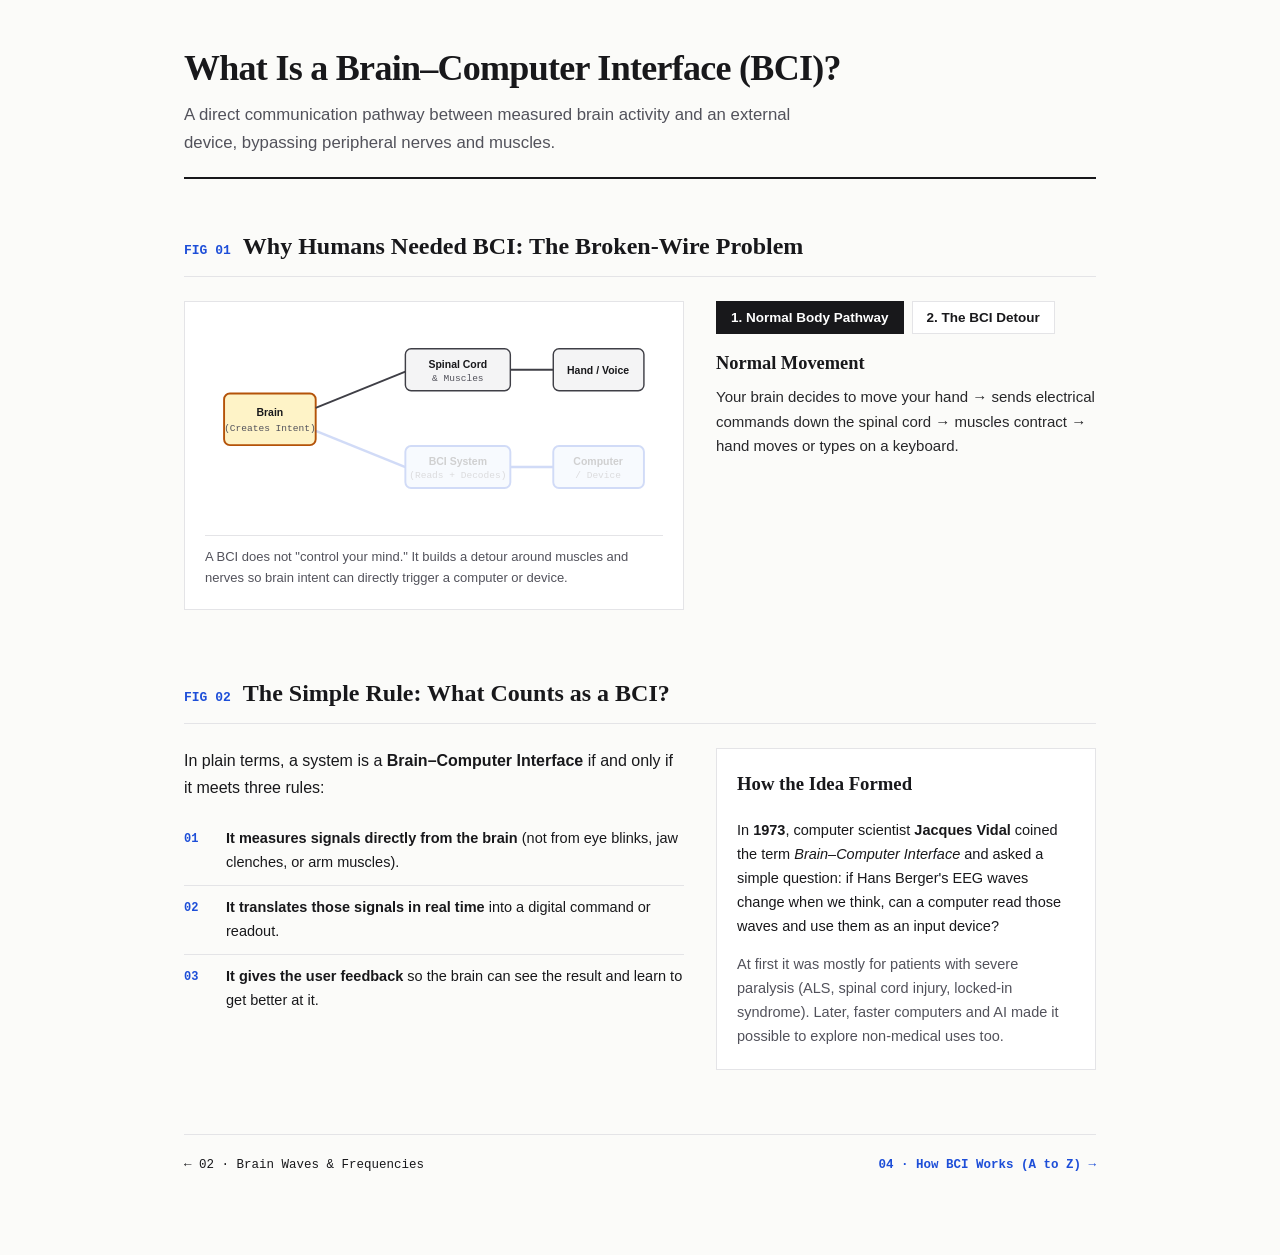
<file: learn/03_what_is_bci.html>
<!DOCTYPE html>
<html lang="en">
<head>
  <meta charset="UTF-8" />
  <meta name="viewport" content="width=device-width, initial-scale=1.0" />
  <title>03 · Brain–Computer Interfaces — Visual Reference</title>
  <link rel="stylesheet" href="design-system.css" />
  <style>
    .mode-bar { display: flex; gap: 8px; margin-bottom: 14px; flex-wrap: wrap; }
  </style>
</head>
<body>
  <main>
    <header>
      <h1>What Is a Brain–Computer Interface (BCI)?</h1>
      <p class="lead">
        A direct communication pathway between measured brain activity and an external device, bypassing peripheral nerves and muscles.
      </p>
    </header>

    <!-- FIG 01: WHY PEOPLE WANTED BCI -->
    <section>
      <div class="section-head">
        <span class="section-num">FIG 01</span>
        <h2>Why Humans Needed BCI: The Broken-Wire Problem</h2>
      </div>

      <div class="figure-grid">
        <figure>
          <svg viewBox="0 0 480 210" aria-label="Normal pathway vs BCI bypass pathway">
            <!-- Brain Box -->
            <rect x="20" y="75" width="96" height="54" rx="6" fill="#fef3c7" stroke="#b45309" stroke-width="2" />
            <text x="68" y="99" text-anchor="middle" class="diagram-label">Brain</text>
            <text x="68" y="114" text-anchor="middle" class="diagram-sublabel">(Creates Intent)</text>

            <!-- Normal Path (Top) -->
            <g id="path-normal">
              <line x1="116" y1="90" x2="210" y2="52" stroke="#3f3f46" stroke-width="2" />
              <rect x="210" y="28" width="110" height="44" rx="6" fill="#f4f4f5" stroke="#3f3f46" stroke-width="1.5" />
              <text x="265" y="48" text-anchor="middle" class="diagram-label">Spinal Cord</text>
              <text x="265" y="62" text-anchor="middle" class="diagram-sublabel">&amp; Muscles</text>

              <line x1="320" y1="50" x2="365" y2="50" stroke="#3f3f46" stroke-width="2" />
              <rect x="365" y="28" width="95" height="44" rx="6" fill="#f4f4f5" stroke="#3f3f46" stroke-width="1.5" />
              <text x="412" y="54" text-anchor="middle" class="diagram-label">Hand / Voice</text>

              <!-- Break mark (visible in injury mode) -->
              <g id="break-mark" opacity="0">
                <line x1="154" y1="54" x2="174" y2="78" stroke="#b91c1c" stroke-width="3" />
                <line x1="174" y1="54" x2="154" y2="78" stroke="#b91c1c" stroke-width="3" />
                <text x="164" y="44" text-anchor="middle" class="diagram-sublabel" fill="#b91c1c">BLOCKED</text>
              </g>
            </g>

            <!-- BCI Bypass Path (Bottom) -->
            <g id="path-bci" opacity="0.2">
              <line x1="116" y1="114" x2="210" y2="152" stroke="#1d4ed8" stroke-width="2.5" />
              <rect x="210" y="130" width="110" height="44" rx="6" fill="#dbeafe" stroke="#1d4ed8" stroke-width="2" />
              <text x="265" y="150" text-anchor="middle" class="diagram-label">BCI System</text>
              <text x="265" y="164" text-anchor="middle" class="diagram-sublabel">(Reads + Decodes)</text>

              <line x1="320" y1="152" x2="365" y2="152" stroke="#1d4ed8" stroke-width="2.5" />
              <rect x="365" y="130" width="95" height="44" rx="6" fill="#dbeafe" stroke="#1d4ed8" stroke-width="2" />
              <text x="412" y="150" text-anchor="middle" class="diagram-label">Computer</text>
              <text x="412" y="164" text-anchor="middle" class="diagram-sublabel">/ Device</text>
            </g>
          </svg>
          <figcaption>
            A BCI does not "control your mind." It builds a detour around muscles and nerves so brain intent can directly trigger a computer or device.
          </figcaption>
        </figure>

        <div>
          <div class="mode-bar">
            <button id="btn-normal" class="choice active" onclick="setPath('normal')">1. Normal Body Pathway</button>
            <button id="btn-bci" class="choice" onclick="setPath('bci')">2. The BCI Detour</button>
          </div>

          <div id="path-detail" class="detail-panel" style="padding-top:0;"></div>
        </div>
      </div>
    </section>

    <!-- FIG 02: WHAT COUNTS AS A BCI -->
    <section>
      <div class="section-head">
        <span class="section-num">FIG 02</span>
        <h2>The Simple Rule: What Counts as a BCI?</h2>
      </div>

      <div class="figure-grid">
        <div>
          <p style="margin-top:0;">
            In plain terms, a system is a <strong>Brain–Computer Interface</strong> if and only if it meets three rules:
          </p>
          <ol class="step-list">
            <li>
              <span class="step-num">01</span>
              <div><strong>It measures signals directly from the brain</strong> (not from eye blinks, jaw clenches, or arm muscles).</div>
            </li>
            <li>
              <span class="step-num">02</span>
              <div><strong>It translates those signals in real time</strong> into a digital command or readout.</div>
            </li>
            <li>
              <span class="step-num">03</span>
              <div><strong>It gives the user feedback</strong> so the brain can see the result and learn to get better at it.</div>
            </li>
          </ol>
        </div>

        <div style="background: var(--surface); border: 1px solid var(--rule); padding: 20px;">
          <h3 style="font-family: var(--font-serif); margin-top: 0;">How the Idea Formed</h3>
          <p style="font-size: 14.5px; margin-bottom: 10px;">
            In <strong>1973</strong>, computer scientist <strong>Jacques Vidal</strong> coined the term <em>Brain–Computer Interface</em> and asked a simple question: if Hans Berger's EEG waves change when we think, can a computer read those waves and use them as an input device?
          </p>
          <p style="font-size: 14.5px; margin-bottom: 0; color: var(--muted);">
            At first it was mostly for patients with severe paralysis (ALS, spinal cord injury, locked-in syndrome). Later, faster computers and AI made it possible to explore non-medical uses too.
          </p>
        </div>
      </div>
    </section>

    <div class="lesson-nav">
      <a href="02_brain_waves.html" style="color: var(--ink); text-decoration: none;">← 02 · Brain Waves &amp; Frequencies</a>
      <a href="04_how_bci_works.html" style="color: var(--accent); text-decoration: none; font-weight: 700;">04 · How BCI Works (A to Z) →</a>
    </div>
  </main>

  <script>
    function setPath(mode) {
      document.getElementById('btn-normal').classList.toggle('active', mode === 'normal');
      document.getElementById('btn-bci').classList.toggle('active', mode === 'bci');

      document.getElementById('path-normal').setAttribute('opacity', mode === 'normal' ? '1' : '0.45');
      document.getElementById('break-mark').setAttribute('opacity', mode === 'bci' ? '1' : '0');
      document.getElementById('path-bci').setAttribute('opacity', mode === 'bci' ? '1' : '0.2');

      const box = document.getElementById('path-detail');
      if (mode === 'normal') {
        box.innerHTML = `
          <h3>Normal Movement</h3>
          <p>Your brain decides to move your hand → sends electrical commands down the spinal cord → muscles contract → hand moves or types on a keyboard.</p>
        `;
      } else {
        box.innerHTML = `
          <h3>Why BCI Was Invented</h3>
          <p>In spinal cord injuries or diseases like ALS, <strong>the brain is still healthy and creating commands</strong>, but the wire (spinal cord or muscles) is broken.</p>
          <div class="relevance">A BCI bypasses the broken wire by listening directly to the brain and sending the decoded intent straight to a screen, wheelchair, or microcontroller.</div>
        `;
      }
    }
    setPath('normal');
  </script>
</body>
</html>
</file>
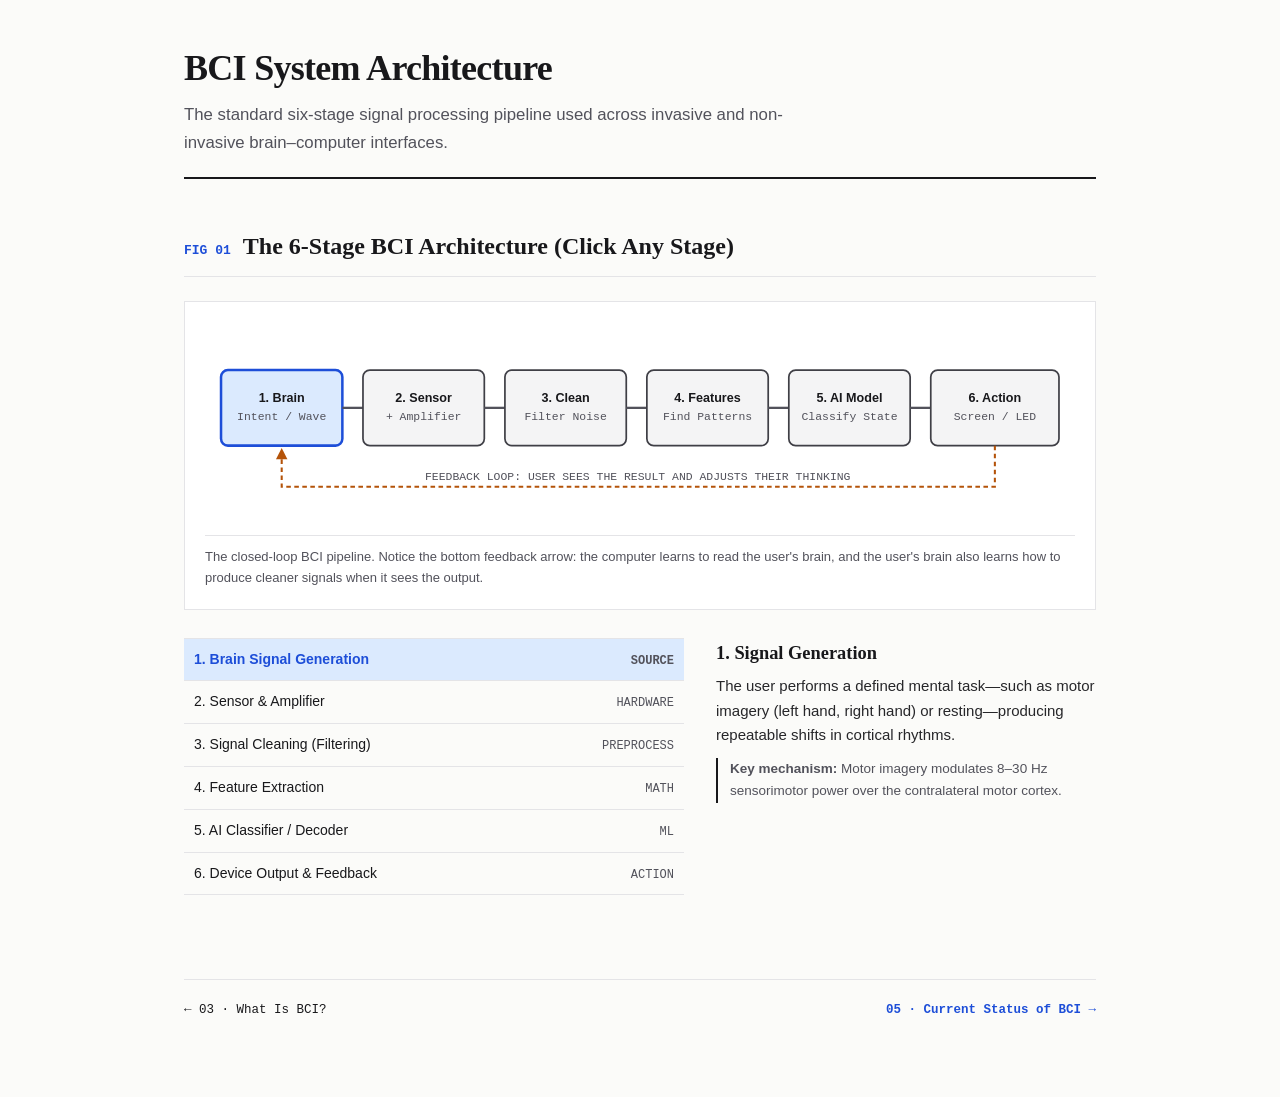
<file: learn/04_how_bci_works.html>
<!DOCTYPE html>
<html lang="en">
<head>
  <meta charset="UTF-8" />
  <meta name="viewport" content="width=device-width, initial-scale=1.0" />
  <title>04 · BCI System Architecture — Visual Reference</title>
  <link rel="stylesheet" href="design-system.css" />
  <style>
    .pipe-step {
      fill: var(--surface-subtle);
      stroke: #3f3f46;
      stroke-width: 1.5;
      cursor: pointer;
      transition: fill 0.15s ease, stroke 0.15s ease;
    }
    .pipe-step:hover { fill: var(--rule); }
    .pipe-step.active { fill: var(--accent-soft); stroke: var(--accent); stroke-width: 2.2; }
  </style>
</head>
<body>
  <main>
    <header>
      <h1>BCI System Architecture</h1>
      <p class="lead">
        The standard six-stage signal processing pipeline used across invasive and non-invasive brain–computer interfaces.
      </p>
    </header>

    <section>
      <div class="section-head">
        <span class="section-num">FIG 01</span>
        <h2>The 6-Stage BCI Architecture (Click Any Stage)</h2>
      </div>

      <figure style="margin-bottom: 28px;">
        <svg viewBox="0 0 760 175" aria-label="6-stage BCI architecture pipeline">
          <!-- Stage 1 -->
          <rect id="s-1" class="pipe-step active" x="14" y="42" width="106" height="66" rx="6" onclick="selectStage(1)" />
          <text x="67" y="70" text-anchor="middle" class="diagram-label" onclick="selectStage(1)">1. Brain</text>
          <text x="67" y="86" text-anchor="middle" class="diagram-sublabel">Intent / Wave</text>

          <line x1="120" y1="75" x2="138" y2="75" stroke="#52525b" stroke-width="2" />

          <!-- Stage 2 -->
          <rect id="s-2" class="pipe-step" x="138" y="42" width="106" height="66" rx="6" onclick="selectStage(2)" />
          <text x="191" y="70" text-anchor="middle" class="diagram-label" onclick="selectStage(2)">2. Sensor</text>
          <text x="191" y="86" text-anchor="middle" class="diagram-sublabel">+ Amplifier</text>

          <line x1="244" y1="75" x2="262" y2="75" stroke="#52525b" stroke-width="2" />

          <!-- Stage 3 -->
          <rect id="s-3" class="pipe-step" x="262" y="42" width="106" height="66" rx="6" onclick="selectStage(3)" />
          <text x="315" y="70" text-anchor="middle" class="diagram-label" onclick="selectStage(3)">3. Clean</text>
          <text x="315" y="86" text-anchor="middle" class="diagram-sublabel">Filter Noise</text>

          <line x1="368" y1="75" x2="386" y2="75" stroke="#52525b" stroke-width="2" />

          <!-- Stage 4 -->
          <rect id="s-4" class="pipe-step" x="386" y="42" width="106" height="66" rx="6" onclick="selectStage(4)" />
          <text x="439" y="70" text-anchor="middle" class="diagram-label" onclick="selectStage(4)">4. Features</text>
          <text x="439" y="86" text-anchor="middle" class="diagram-sublabel">Find Patterns</text>

          <line x1="492" y1="75" x2="510" y2="75" stroke="#52525b" stroke-width="2" />

          <!-- Stage 5 -->
          <rect id="s-5" class="pipe-step" x="510" y="42" width="106" height="66" rx="6" onclick="selectStage(5)" />
          <text x="563" y="70" text-anchor="middle" class="diagram-label" onclick="selectStage(5)">5. AI Model</text>
          <text x="563" y="86" text-anchor="middle" class="diagram-sublabel">Classify State</text>

          <line x1="616" y1="75" x2="634" y2="75" stroke="#52525b" stroke-width="2" />

          <!-- Stage 6 -->
          <rect id="s-6" class="pipe-step" x="634" y="42" width="112" height="66" rx="6" onclick="selectStage(6)" />
          <text x="690" y="70" text-anchor="middle" class="diagram-label" onclick="selectStage(6)">6. Action</text>
          <text x="690" y="86" text-anchor="middle" class="diagram-sublabel">Screen / LED</text>

          <!-- Feedback loop arrow -->
          <path d="M 690,108 L 690,144 L 67,144 L 67,114" fill="none" stroke="#b45309" stroke-width="1.8" stroke-dasharray="4 3" />
          <polygon points="67,110 62,120 72,120" fill="#b45309" />
          <text x="378" y="138" text-anchor="middle" class="diagram-sublabel" fill="#b45309">FEEDBACK LOOP: USER SEES THE RESULT AND ADJUSTS THEIR THINKING</text>
        </svg>
        <figcaption>
          The closed-loop BCI pipeline. Notice the bottom feedback arrow: the computer learns to read the user's brain, and the user's brain also learns how to produce cleaner signals when it sees the output.
        </figcaption>
      </figure>

      <div class="figure-grid">
        <div>
          <ul class="region-list">
            <li id="item-1" class="region-item active" onclick="selectStage(1)"><span>1. Brain Signal Generation</span><span class="code">SOURCE</span></li>
            <li id="item-2" class="region-item" onclick="selectStage(2)"><span>2. Sensor &amp; Amplifier</span><span class="code">HARDWARE</span></li>
            <li id="item-3" class="region-item" onclick="selectStage(3)"><span>3. Signal Cleaning (Filtering)</span><span class="code">PREPROCESS</span></li>
            <li id="item-4" class="region-item" onclick="selectStage(4)"><span>4. Feature Extraction</span><span class="code">MATH</span></li>
            <li id="item-5" class="region-item" onclick="selectStage(5)"><span>5. AI Classifier / Decoder</span><span class="code">ML</span></li>
            <li id="item-6" class="region-item motor-item" onclick="selectStage(6)"><span>6. Device Output &amp; Feedback</span><span class="code">ACTION</span></li>
          </ul>
        </div>

        <div id="stage-detail" class="detail-panel" style="padding-top:0;"></div>
      </div>
    </section>

    <div class="lesson-nav">
      <a href="03_what_is_bci.html" style="color: var(--ink); text-decoration: none;">← 03 · What Is BCI?</a>
      <a href="05_bci_current_status.html" style="color: var(--accent); text-decoration: none; font-weight: 700;">05 · Current Status of BCI →</a>
    </div>
  </main>

  <script>
    const STAGES = {
      1: {
        title: "1. Signal Generation",
        what: "The user performs a defined mental task—such as motor imagery (left hand, right hand) or resting—producing repeatable shifts in cortical rhythms.",
        feynman: "Motor imagery modulates 8–30 Hz sensorimotor power over the contralateral motor cortex."
      },
      2: {
        title: "2. Acquisition & Amplification",
        what: "Electrodes detect scalp potentials on the order of 10–50 microvolts (µV). Low-noise amplifiers boost the signal and digitize it at a fixed sampling rate (e.g., 160 Hz).",
        feynman: "Converts analog microvolt fluctuations into a discrete multi-channel time series."
      },
      3: {
        title: "3. Preprocessing & Filtering",
        what: "Raw recordings contain low-frequency drift, 50/60 Hz power-line interference, and ocular or muscular artifacts.",
        feynman: "A bandpass filter (e.g., 8–30 Hz) isolates the sensorimotor frequency range and attenuates out-of-band noise."
      },
      4: {
        title: "4. Feature Extraction",
        what: "Continuous signals are segmented into time windows (2–4 s) and projected into spatial or spectral features—such as Common Spatial Patterns (CSP).",
        feynman: "Reduces high-dimensional channel data to discriminative variance features across motor regions."
      },
      5: {
        title: "5. Classification / Decoding",
        what: "A trained statistical or neural model (such as LDA or EEGNet) maps the extracted features to discrete class probabilities.",
        feynman: "Produces a predicted state (Left, Right, or Rest) within milliseconds."
      },
      6: {
        title: "6. Output & Closed-Loop Feedback",
        what: "The predicted class triggers an external action (cursor movement, display update, or hardware actuator), which the user observes.",
        feynman: "Visual feedback enables co-adaptation: the user refines mental consistency while the decoder maps the signal."
      }
    };

    function selectStage(n) {
      for (let i = 1; i <= 6; i++) {
        document.getElementById('s-' + i).classList.toggle('active', i === n);
        document.getElementById('item-' + i).classList.toggle('active', i === n);
      }
      const st = STAGES[n];
      document.getElementById('stage-detail').innerHTML = `
        <h3>${st.title}</h3>
        <p>${st.what}</p>
        <div class="relevance"><strong>Key mechanism:</strong> ${st.feynman}</div>
      `;
    }

    selectStage(1);
  </script>
</body>
</html>
</file>
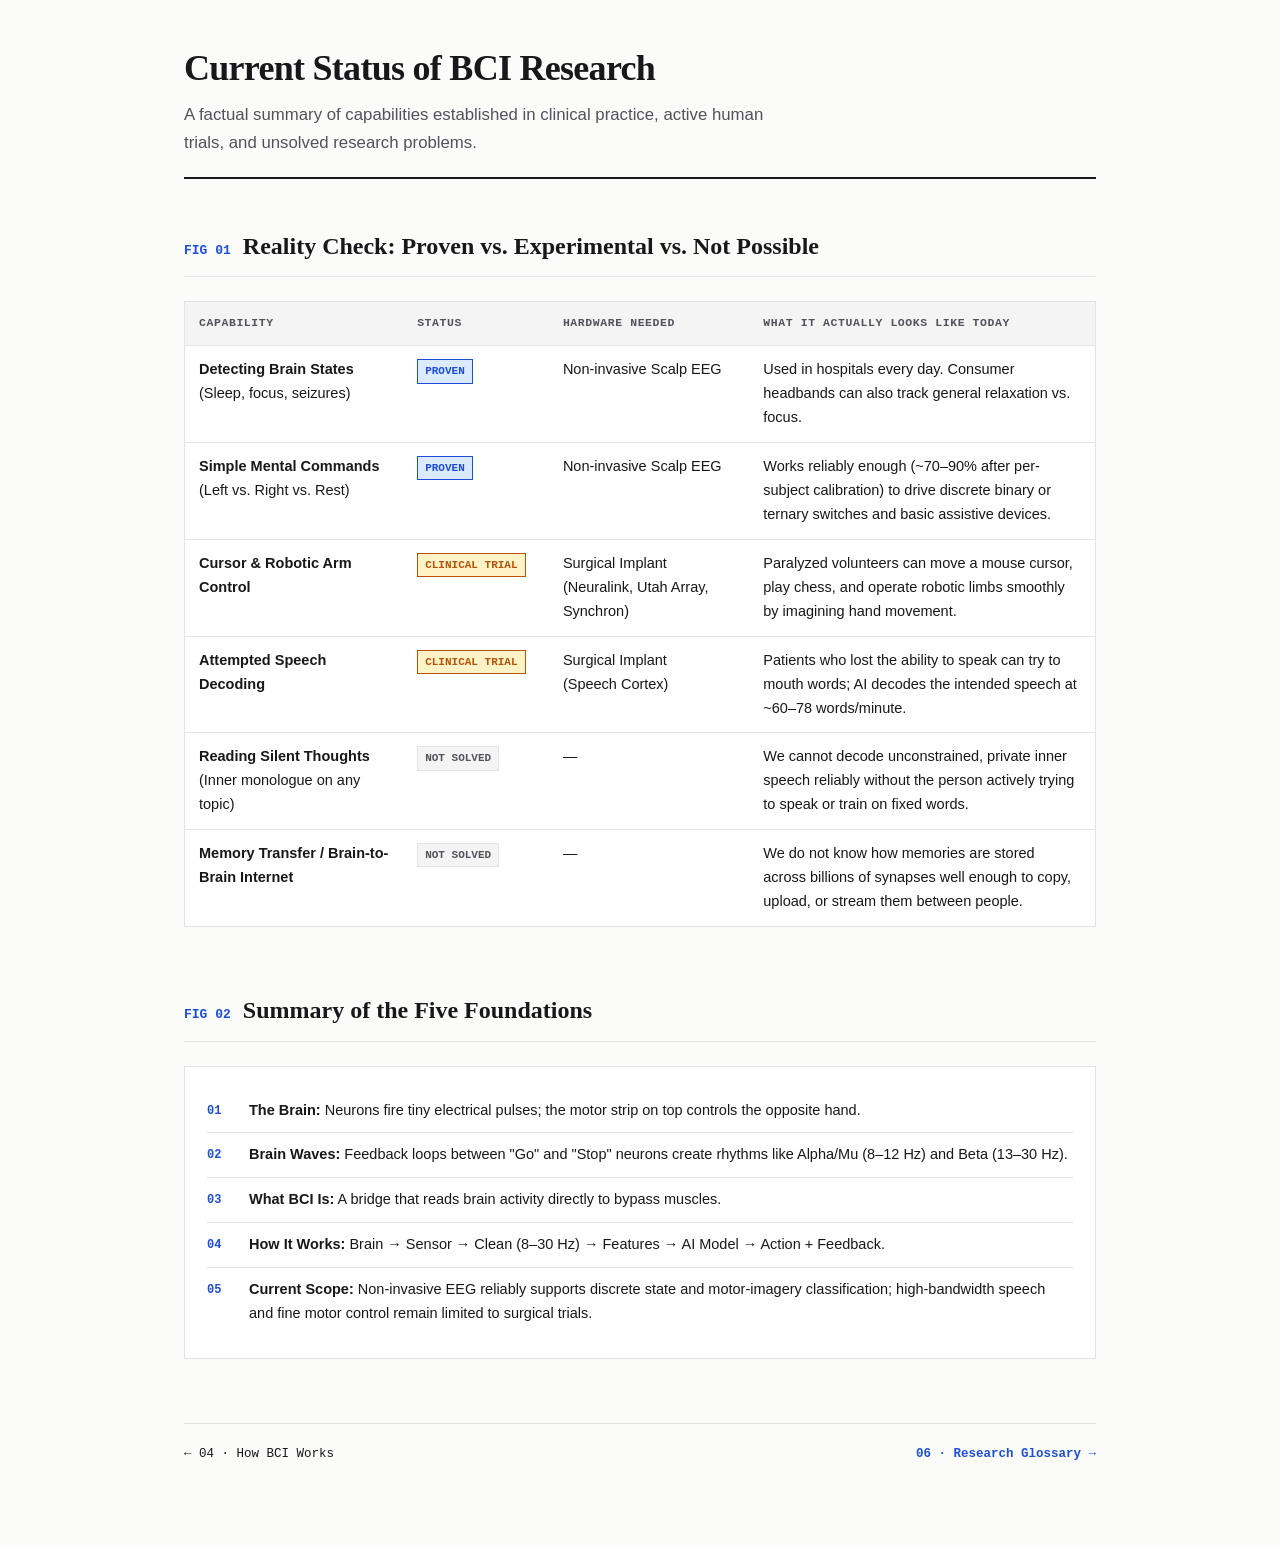
<file: learn/05_bci_current_status.html>
<!DOCTYPE html>
<html lang="en">
<head>
  <meta charset="UTF-8" />
  <meta name="viewport" content="width=device-width, initial-scale=1.0" />
  <title>05 · Current Status of BCI — Visual Reference</title>
  <link rel="stylesheet" href="design-system.css" />
  <style>
    .status-table {
      width: 100%;
      border-collapse: collapse;
      font-size: 14.5px;
      background: var(--surface);
      border: 1px solid var(--rule);
    }
    .status-table th, .status-table td {
      text-align: left;
      padding: 12px 14px;
      border-bottom: 1px solid var(--rule);
      vertical-align: top;
    }
    .status-table th {
      font-family: var(--font-mono);
      font-size: 11.5px;
      text-transform: uppercase;
      letter-spacing: 0.05em;
      color: var(--muted);
      background: var(--surface-subtle);
    }
    .pill {
      display: inline-block;
      font-family: var(--font-mono);
      font-size: 11px;
      font-weight: 700;
      padding: 2px 7px;
      border: 1px solid var(--rule);
    }
    .pill-yes { background: var(--accent-soft); color: var(--accent); border-color: var(--accent); }
    .pill-lab { background: var(--motor-soft); color: var(--motor); border-color: var(--motor); }
    .pill-no { background: var(--surface-subtle); color: var(--muted); }
  </style>
</head>
<body>
  <main>
    <header>
      <h1>Current Status of BCI Research</h1>
      <p class="lead">
        A factual summary of capabilities established in clinical practice, active human trials, and unsolved research problems.
      </p>
    </header>

    <section>
      <div class="section-head">
        <span class="section-num">FIG 01</span>
        <h2>Reality Check: Proven vs. Experimental vs. Not Possible</h2>
      </div>

      <table class="status-table">
        <thead>
          <tr>
            <th style="width: 24%;">Capability</th>
            <th style="width: 16%;">Status</th>
            <th style="width: 22%;">Hardware Needed</th>
            <th style="width: 38%;">What It Actually Looks Like Today</th>
          </tr>
        </thead>
        <tbody>
          <tr>
            <td><strong>Detecting Brain States</strong><br>(Sleep, focus, seizures)</td>
            <td><span class="pill pill-yes">PROVEN</span></td>
            <td>Non-invasive Scalp EEG</td>
            <td>Used in hospitals every day. Consumer headbands can also track general relaxation vs. focus.</td>
          </tr>
          <tr>
            <td><strong>Simple Mental Commands</strong><br>(Left vs. Right vs. Rest)</td>
            <td><span class="pill pill-yes">PROVEN</span></td>
            <td>Non-invasive Scalp EEG</td>
            <td>Works reliably enough (~70–90% after per-subject calibration) to drive discrete binary or ternary switches and basic assistive devices.</td>
          </tr>
          <tr>
            <td><strong>Cursor &amp; Robotic Arm Control</strong></td>
            <td><span class="pill pill-lab">CLINICAL TRIAL</span></td>
            <td>Surgical Implant<br>(Neuralink, Utah Array, Synchron)</td>
            <td>Paralyzed volunteers can move a mouse cursor, play chess, and operate robotic limbs smoothly by imagining hand movement.</td>
          </tr>
          <tr>
            <td><strong>Attempted Speech Decoding</strong></td>
            <td><span class="pill pill-lab">CLINICAL TRIAL</span></td>
            <td>Surgical Implant<br>(Speech Cortex)</td>
            <td>Patients who lost the ability to speak can try to mouth words; AI decodes the intended speech at ~60–78 words/minute.</td>
          </tr>
          <tr>
            <td><strong>Reading Silent Thoughts</strong><br>(Inner monologue on any topic)</td>
            <td><span class="pill pill-no">NOT SOLVED</span></td>
            <td>—</td>
            <td>We cannot decode unconstrained, private inner speech reliably without the person actively trying to speak or train on fixed words.</td>
          </tr>
          <tr>
            <td><strong>Memory Transfer / Brain-to-Brain Internet</strong></td>
            <td><span class="pill pill-no">NOT SOLVED</span></td>
            <td>—</td>
            <td>We do not know how memories are stored across billions of synapses well enough to copy, upload, or stream them between people.</td>
          </tr>
        </tbody>
      </table>
    </section>

    <section>
      <div class="section-head">
        <span class="section-num">FIG 02</span>
        <h2>Summary of the Five Foundations</h2>
      </div>

      <div style="background: var(--surface); border: 1px solid var(--rule); padding: 22px;">
        <ol class="step-list" style="margin-bottom: 0;">
          <li>
            <span class="step-num">01</span>
            <div><strong>The Brain:</strong> Neurons fire tiny electrical pulses; the motor strip on top controls the opposite hand.</div>
          </li>
          <li>
            <span class="step-num">02</span>
            <div><strong>Brain Waves:</strong> Feedback loops between "Go" and "Stop" neurons create rhythms like Alpha/Mu (8–12 Hz) and Beta (13–30 Hz).</div>
          </li>
          <li>
            <span class="step-num">03</span>
            <div><strong>What BCI Is:</strong> A bridge that reads brain activity directly to bypass muscles.</div>
          </li>
          <li>
            <span class="step-num">04</span>
            <div><strong>How It Works:</strong> Brain → Sensor → Clean (8–30 Hz) → Features → AI Model → Action + Feedback.</div>
          </li>
          <li>
            <span class="step-num">05</span>
            <div><strong>Current Scope:</strong> Non-invasive EEG reliably supports discrete state and motor-imagery classification; high-bandwidth speech and fine motor control remain limited to surgical trials.</div>
          </li>
        </ol>
      </div>
    </section>

    <div class="lesson-nav">
      <a href="04_how_bci_works.html" style="color: var(--ink); text-decoration: none;">← 04 · How BCI Works</a>
      <a href="06_research_glossary.html" style="color: var(--accent); text-decoration: none; font-weight: 700;">06 · Research Glossary →</a>
    </div>
  </main>
</body>
</html>
</file>
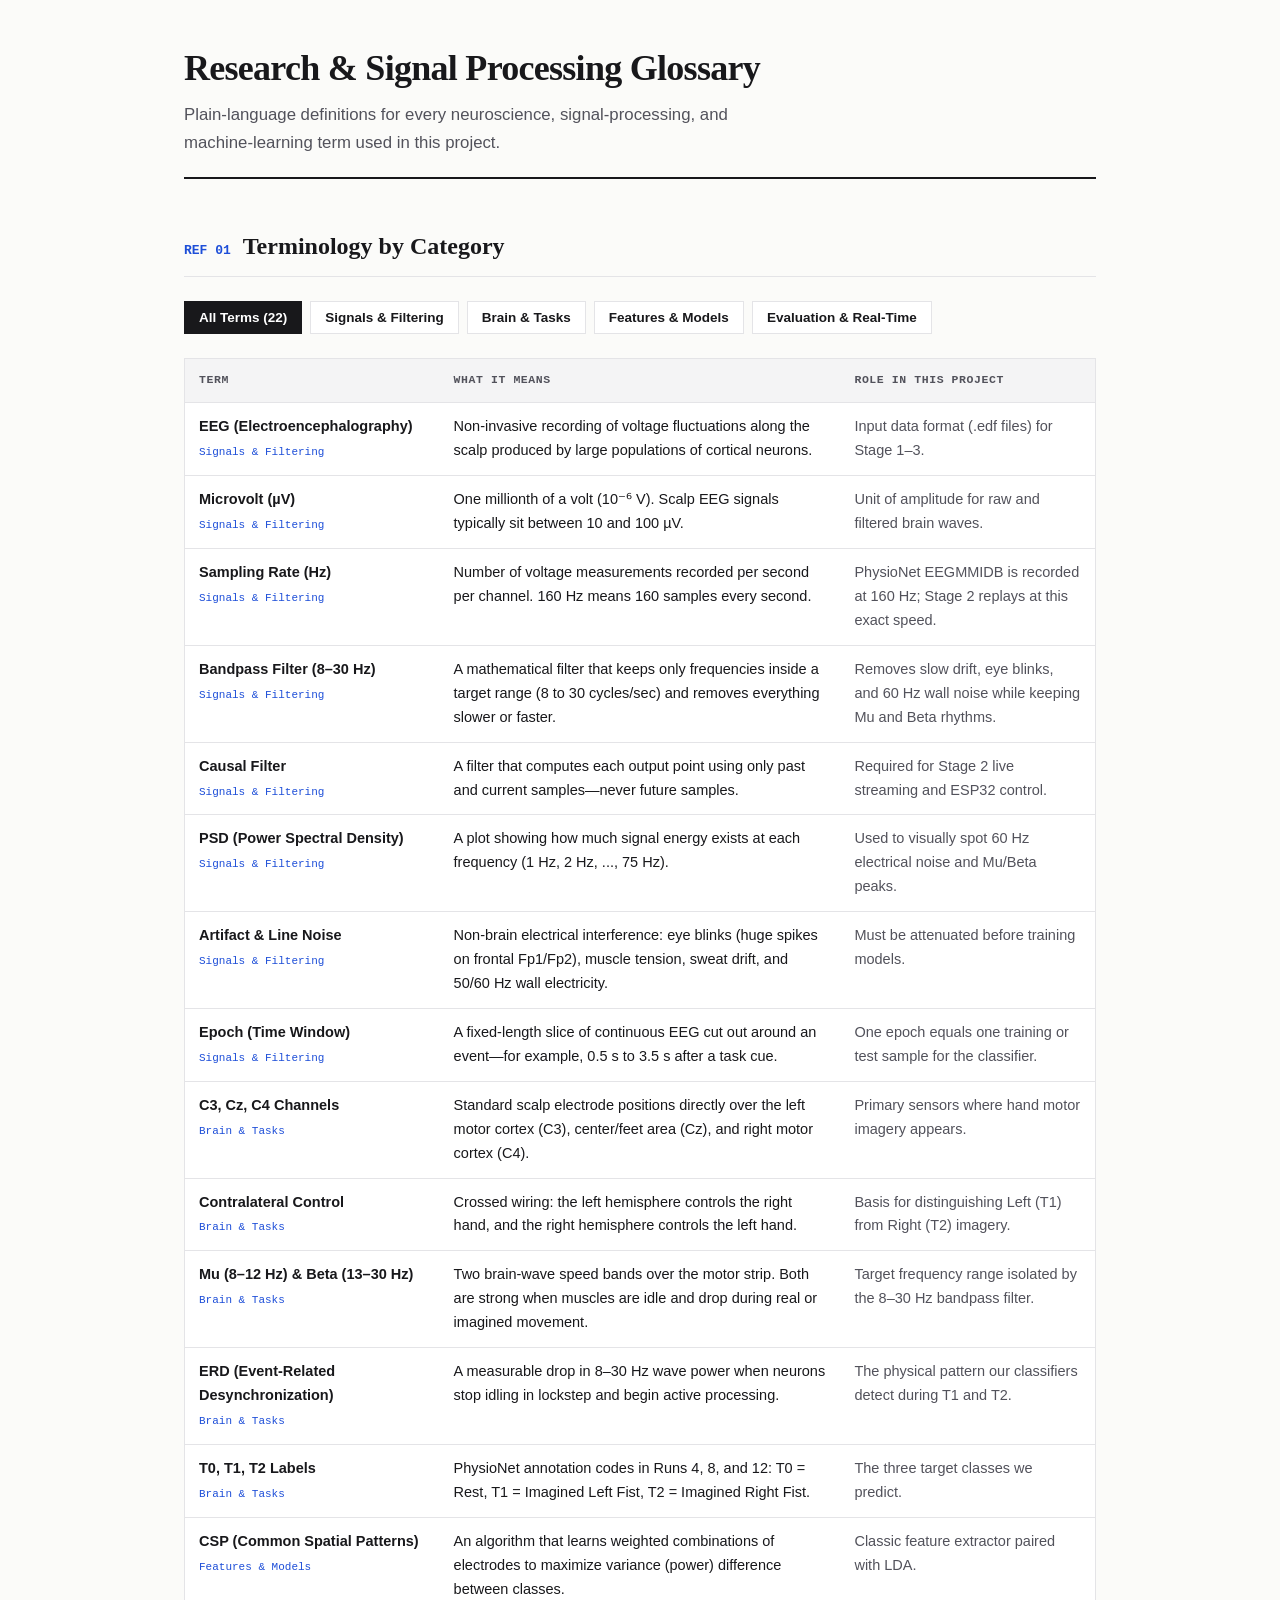
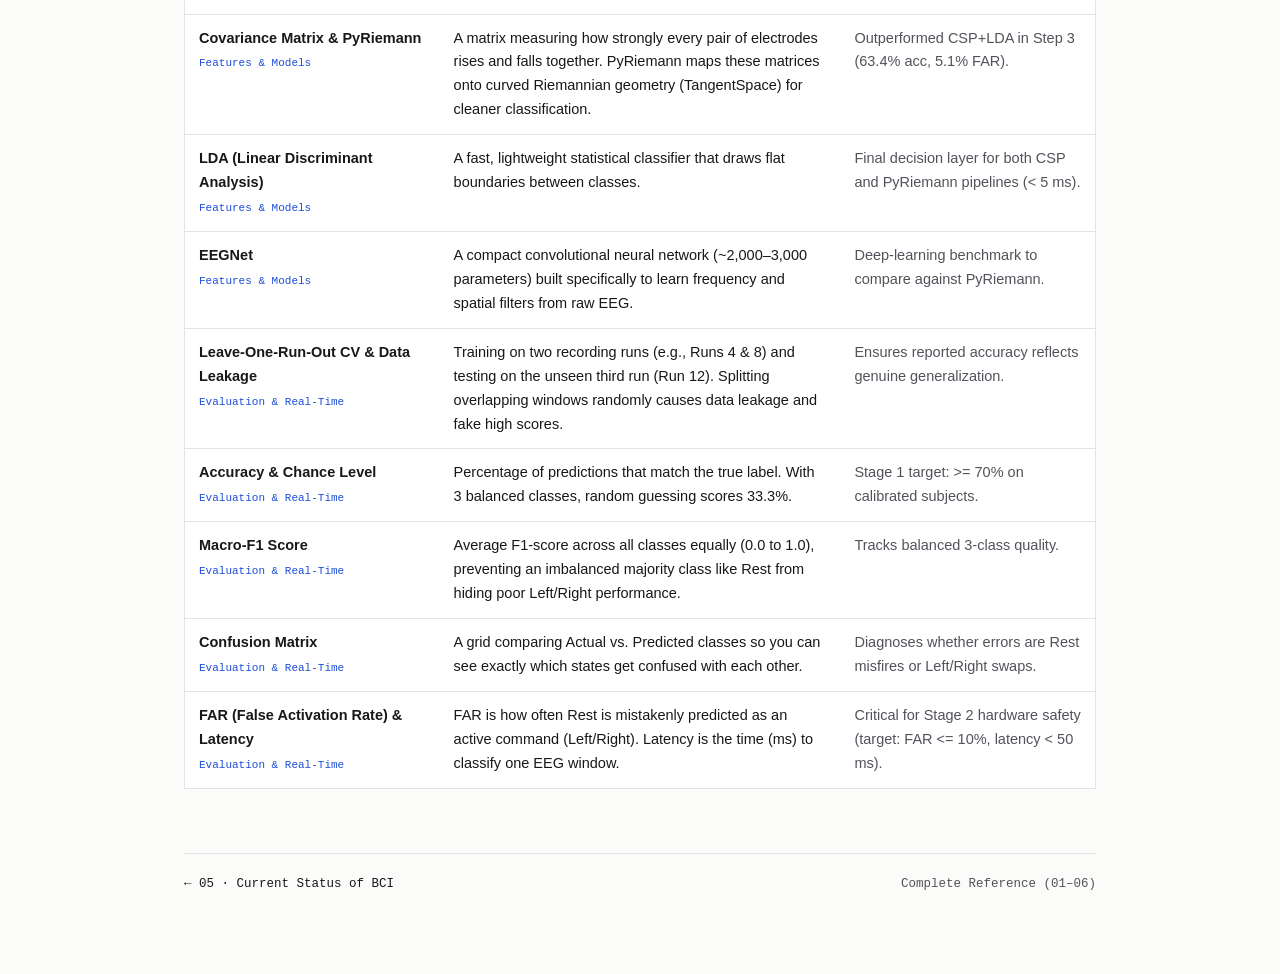
<file: learn/06_research_glossary.html>
<!DOCTYPE html>
<html lang="en">
<head>
  <meta charset="UTF-8" />
  <meta name="viewport" content="width=device-width, initial-scale=1.0" />
  <title>06 · Research &amp; Signal Processing Glossary — Visual Reference</title>
  <link rel="stylesheet" href="design-system.css" />
  <style>
    .filter-bar {
      display: flex;
      gap: 8px;
      flex-wrap: wrap;
      margin-bottom: 24px;
    }

    .glossary-table {
      width: 100%;
      border-collapse: collapse;
      background: var(--surface);
      border: 1px solid var(--rule);
      font-size: 14.5px;
    }

    .glossary-table th,
    .glossary-table td {
      text-align: left;
      padding: 12px 14px;
      border-bottom: 1px solid var(--rule);
      vertical-align: top;
    }

    .glossary-table th {
      font-family: var(--font-mono);
      font-size: 11.5px;
      text-transform: uppercase;
      letter-spacing: 0.05em;
      color: var(--muted);
      background: var(--surface-subtle);
    }

    .term-name {
      font-weight: 700;
      color: var(--ink);
    }

    .term-cat {
      display: inline-block;
      font-family: var(--font-mono);
      font-size: 11px;
      color: var(--accent);
      margin-top: 4px;
    }

    .term-row.hidden { display: none; }
  </style>
</head>
<body>
  <main>
    <header>
      <h1>Research &amp; Signal Processing Glossary</h1>
      <p class="lead">
        Plain-language definitions for every neuroscience, signal-processing, and machine-learning term used in this project.
      </p>
    </header>

    <section>
      <div class="section-head">
        <span class="section-num">REF 01</span>
        <h2>Terminology by Category</h2>
      </div>

      <div class="filter-bar">
        <button class="choice active" onclick="filterTerms('all', this)">All Terms (22)</button>
        <button class="choice" onclick="filterTerms('signal', this)">Signals &amp; Filtering</button>
        <button class="choice" onclick="filterTerms('brain', this)">Brain &amp; Tasks</button>
        <button class="choice" onclick="filterTerms('model', this)">Features &amp; Models</button>
        <button class="choice" onclick="filterTerms('eval', this)">Evaluation &amp; Real-Time</button>
      </div>

      <table class="glossary-table">
        <thead>
          <tr>
            <th style="width: 28%;">Term</th>
            <th style="width: 44%;">What It Means</th>
            <th style="width: 28%;">Role in This Project</th>
          </tr>
        </thead>
        <tbody id="glossary-body"></tbody>
      </table>
    </section>

    <div class="lesson-nav">
      <a href="05_bci_current_status.html" style="color: var(--ink); text-decoration: none;">← 05 · Current Status of BCI</a>
      <span>Complete Reference (01–06)</span>
    </div>
  </main>

  <script>
    const TERMS = [
      // Signals & Filtering
      {
        cat: "signal", catLabel: "Signals & Filtering",
        term: "EEG (Electroencephalography)",
        meaning: "Non-invasive recording of voltage fluctuations along the scalp produced by large populations of cortical neurons.",
        role: "Input data format (.edf files) for Stage 1–3."
      },
      {
        cat: "signal", catLabel: "Signals & Filtering",
        term: "Microvolt (µV)",
        meaning: "One millionth of a volt (10⁻⁶ V). Scalp EEG signals typically sit between 10 and 100 µV.",
        role: "Unit of amplitude for raw and filtered brain waves."
      },
      {
        cat: "signal", catLabel: "Signals & Filtering",
        term: "Sampling Rate (Hz)",
        meaning: "Number of voltage measurements recorded per second per channel. 160 Hz means 160 samples every second.",
        role: "PhysioNet EEGMMIDB is recorded at 160 Hz; Stage 2 replays at this exact speed."
      },
      {
        cat: "signal", catLabel: "Signals & Filtering",
        term: "Bandpass Filter (8–30 Hz)",
        meaning: "A mathematical filter that keeps only frequencies inside a target range (8 to 30 cycles/sec) and removes everything slower or faster.",
        role: "Removes slow drift, eye blinks, and 60 Hz wall noise while keeping Mu and Beta rhythms."
      },
      {
        cat: "signal", catLabel: "Signals & Filtering",
        term: "Causal Filter",
        meaning: "A filter that computes each output point using only past and current samples—never future samples.",
        role: "Required for Stage 2 live streaming and ESP32 control."
      },
      {
        cat: "signal", catLabel: "Signals & Filtering",
        term: "PSD (Power Spectral Density)",
        meaning: "A plot showing how much signal energy exists at each frequency (1 Hz, 2 Hz, ..., 75 Hz).",
        role: "Used to visually spot 60 Hz electrical noise and Mu/Beta peaks."
      },
      {
        cat: "signal", catLabel: "Signals & Filtering",
        term: "Artifact & Line Noise",
        meaning: "Non-brain electrical interference: eye blinks (huge spikes on frontal Fp1/Fp2), muscle tension, sweat drift, and 50/60 Hz wall electricity.",
        role: "Must be attenuated before training models."
      },
      {
        cat: "signal", catLabel: "Signals & Filtering",
        term: "Epoch (Time Window)",
        meaning: "A fixed-length slice of continuous EEG cut out around an event—for example, 0.5 s to 3.5 s after a task cue.",
        role: "One epoch equals one training or test sample for the classifier."
      },

      // Brain & Tasks
      {
        cat: "brain", catLabel: "Brain & Tasks",
        term: "C3, Cz, C4 Channels",
        meaning: "Standard scalp electrode positions directly over the left motor cortex (C3), center/feet area (Cz), and right motor cortex (C4).",
        role: "Primary sensors where hand motor imagery appears."
      },
      {
        cat: "brain", catLabel: "Brain & Tasks",
        term: "Contralateral Control",
        meaning: "Crossed wiring: the left hemisphere controls the right hand, and the right hemisphere controls the left hand.",
        role: "Basis for distinguishing Left (T1) from Right (T2) imagery."
      },
      {
        cat: "brain", catLabel: "Brain & Tasks",
        term: "Mu (8–12 Hz) & Beta (13–30 Hz)",
        meaning: "Two brain-wave speed bands over the motor strip. Both are strong when muscles are idle and drop during real or imagined movement.",
        role: "Target frequency range isolated by the 8–30 Hz bandpass filter."
      },
      {
        cat: "brain", catLabel: "Brain & Tasks",
        term: "ERD (Event-Related Desynchronization)",
        meaning: "A measurable drop in 8–30 Hz wave power when neurons stop idling in lockstep and begin active processing.",
        role: "The physical pattern our classifiers detect during T1 and T2."
      },
      {
        cat: "brain", catLabel: "Brain & Tasks",
        term: "T0, T1, T2 Labels",
        meaning: "PhysioNet annotation codes in Runs 4, 8, and 12: T0 = Rest, T1 = Imagined Left Fist, T2 = Imagined Right Fist.",
        role: "The three target classes we predict."
      },

      // Features & Models
      {
        cat: "model", catLabel: "Features & Models",
        term: "CSP (Common Spatial Patterns)",
        meaning: "An algorithm that learns weighted combinations of electrodes to maximize variance (power) difference between classes.",
        role: "Classic feature extractor paired with LDA."
      },
      {
        cat: "model", catLabel: "Features & Models",
        term: "Covariance Matrix & PyRiemann",
        meaning: "A matrix measuring how strongly every pair of electrodes rises and falls together. PyRiemann maps these matrices onto curved Riemannian geometry (TangentSpace) for cleaner classification.",
        role: "Outperformed CSP+LDA in Step 3 (63.4% acc, 5.1% FAR)."
      },
      {
        cat: "model", catLabel: "Features & Models",
        term: "LDA (Linear Discriminant Analysis)",
        meaning: "A fast, lightweight statistical classifier that draws flat boundaries between classes.",
        role: "Final decision layer for both CSP and PyRiemann pipelines (< 5 ms)."
      },
      {
        cat: "model", catLabel: "Features & Models",
        term: "EEGNet",
        meaning: "A compact convolutional neural network (~2,000–3,000 parameters) built specifically to learn frequency and spatial filters from raw EEG.",
        role: "Deep-learning benchmark to compare against PyRiemann."
      },

      // Evaluation & Real-Time
      {
        cat: "eval", catLabel: "Evaluation & Real-Time",
        term: "Leave-One-Run-Out CV & Data Leakage",
        meaning: "Training on two recording runs (e.g., Runs 4 & 8) and testing on the unseen third run (Run 12). Splitting overlapping windows randomly causes data leakage and fake high scores.",
        role: "Ensures reported accuracy reflects genuine generalization."
      },
      {
        cat: "eval", catLabel: "Evaluation & Real-Time",
        term: "Accuracy & Chance Level",
        meaning: "Percentage of predictions that match the true label. With 3 balanced classes, random guessing scores 33.3%.",
        role: "Stage 1 target: >= 70% on calibrated subjects."
      },
      {
        cat: "eval", catLabel: "Evaluation & Real-Time",
        term: "Macro-F1 Score",
        meaning: "Average F1-score across all classes equally (0.0 to 1.0), preventing an imbalanced majority class like Rest from hiding poor Left/Right performance.",
        role: "Tracks balanced 3-class quality."
      },
      {
        cat: "eval", catLabel: "Evaluation & Real-Time",
        term: "Confusion Matrix",
        meaning: "A grid comparing Actual vs. Predicted classes so you can see exactly which states get confused with each other.",
        role: "Diagnoses whether errors are Rest misfires or Left/Right swaps."
      },
      {
        cat: "eval", catLabel: "Evaluation & Real-Time",
        term: "FAR (False Activation Rate) & Latency",
        meaning: "FAR is how often Rest is mistakenly predicted as an active command (Left/Right). Latency is the time (ms) to classify one EEG window.",
        role: "Critical for Stage 2 hardware safety (target: FAR <= 10%, latency < 50 ms)."
      }
    ];

    function renderTerms(filter) {
      const tbody = document.getElementById('glossary-body');
      tbody.innerHTML = TERMS
        .filter(t => filter === 'all' || t.cat === filter)
        .map(t => `
          <tr>
            <td>
              <div class="term-name">${t.term}</div>
              <div class="term-cat">${t.catLabel}</div>
            </td>
            <td>${t.meaning}</td>
            <td style="color: var(--muted);">${t.role}</td>
          </tr>
        `).join('');
    }

    function filterTerms(cat, btn) {
      document.querySelectorAll('.filter-bar .choice').forEach(b => b.classList.remove('active'));
      btn.classList.add('active');
      renderTerms(cat);
    }

    renderTerms('all');
  </script>
</body>
</html>
</file>
<file: learn/design-system.css>
/*
 * BCI Visual Learning — Shared Design System
 * ================================================
 * Editorial, textbook-grade styling: high-contrast ink on warm paper,
 * restrained 2-accent palette, tabular monospace annotations, zero clutter.
 */

:root {
  /* Surfaces & Ink */
  --paper: #fbfbf9;
  --surface: #ffffff;
  --surface-subtle: #f4f4f5;
  --ink: #18181b;
  --ink-secondary: #27272a;
  --muted: #52525b;
  --rule: #e4e4e7;
  --line-muted: #a1a1aa;

  /* Intentional 2-Accent Palette */
  --accent: #1d4ed8;       /* Clinical Cobalt — primary selection & active state */
  --accent-soft: #dbeafe;

  --motor: #b45309;        /* Warm Amber — motor cortex, myelin, key highlights */
  --motor-soft: #fef3c7;

  /* Semantic Status (for later signal/waveform lessons) */
  --signal-left: #1d4ed8;  /* Left-hand imagery / Right hemisphere */
  --signal-right: #b91c1c; /* Right-hand imagery / Left hemisphere */
  --signal-rest: #52525b;  /* Baseline / Idle rhythm */

  /* Typography */
  --font-serif: Georgia, "Times New Roman", serif;
  --font-sans: -apple-system, BlinkMacSystemFont, "Segoe UI", Roboto, Helvetica, Arial, sans-serif;
  --font-mono: ui-monospace, SFMono-Regular, Menlo, Consolas, monospace;
}

* { box-sizing: border-box; }

body {
  margin: 0;
  background: var(--paper);
  color: var(--ink);
  font-family: var(--font-sans);
  font-size: 16px;
  line-height: 1.65;
  -webkit-font-smoothing: antialiased;
}

main {
  max-width: 960px;
  margin: 0 auto;
  padding: 48px 24px 80px;
}

/* Header */
header {
  border-bottom: 2px solid var(--ink);
  padding-bottom: 20px;
  margin-bottom: 48px;
}

.kicker {
  font-family: var(--font-mono);
  font-size: 12px;
  letter-spacing: 0.08em;
  text-transform: uppercase;
  color: var(--muted);
  margin-bottom: 8px;
}

h1 {
  font-family: var(--font-serif);
  font-size: 2.25rem;
  font-weight: 700;
  line-height: 1.15;
  margin: 0 0 12px;
  letter-spacing: -0.02em;
}

.lead {
  font-size: 1.05rem;
  color: var(--muted);
  max-width: 66ch;
  margin: 0;
}

/* Sections & Headings */
section { margin-bottom: 64px; }

.section-head {
  display: flex;
  align-items: baseline;
  gap: 12px;
  border-bottom: 1px solid var(--rule);
  padding-bottom: 10px;
  margin-bottom: 24px;
}

.section-num {
  font-family: var(--font-mono);
  font-size: 13px;
  color: var(--accent);
  font-weight: 600;
}

h2 {
  font-family: var(--font-serif);
  font-size: 1.5rem;
  font-weight: 700;
  margin: 0;
}

/* Figure Layout */
.figure-grid {
  display: grid;
  grid-template-columns: 1.25fr 0.95fr;
  gap: 32px;
  align-items: start;
}

@media (max-width: 800px) {
  .figure-grid { grid-template-columns: 1fr; }
}

figure {
  margin: 0;
  background: var(--surface);
  border: 1px solid var(--rule);
  padding: 20px;
}

figcaption {
  margin-top: 12px;
  padding-top: 10px;
  border-top: 1px solid var(--rule);
  font-size: 13px;
  color: var(--muted);
}

svg {
  width: 100%;
  height: auto;
  display: block;
}

/* Diagram Annotations & Interactive Regions */
.region {
  fill: var(--surface-subtle);
  stroke: #3f3f46;
  stroke-width: 1.5;
  cursor: pointer;
  transition: fill 0.15s ease, stroke 0.15s ease;
}
.region:hover { fill: var(--rule); }
.region.active {
  fill: var(--accent-soft);
  stroke: var(--accent);
  stroke-width: 2;
}
.region.motor-region.active {
  fill: var(--motor-soft);
  stroke: var(--motor);
  stroke-width: 2;
}

.leader-line {
  stroke: var(--line-muted);
  stroke-width: 1;
  fill: none;
  pointer-events: none;
}

.diagram-label {
  font-family: var(--font-sans);
  font-size: 11px;
  font-weight: 600;
  fill: var(--ink);
  cursor: pointer;
}

.diagram-sublabel {
  font-family: var(--font-mono);
  font-size: 10px;
  fill: var(--muted);
  pointer-events: none;
}

/* Structured Index & Detail Panel */
.region-list {
  list-style: none;
  padding: 0;
  margin: 0 0 20px;
  border-top: 1px solid var(--rule);
}

.region-item {
  display: flex;
  justify-content: space-between;
  align-items: baseline;
  padding: 9px 10px;
  border-bottom: 1px solid var(--rule);
  cursor: pointer;
  font-size: 14px;
  transition: background 0.12s ease;
}

.region-item:hover { background: var(--surface-subtle); }
.region-item.active {
  background: var(--accent-soft);
  font-weight: 600;
  color: var(--accent);
}
.region-item.motor-item.active {
  background: var(--motor-soft);
  color: var(--motor);
}

.region-item span.code {
  font-family: var(--font-mono);
  font-size: 12px;
  color: var(--muted);
}

.detail-panel { padding: 16px 0 0; }

.detail-panel h3 {
  font-family: var(--font-serif);
  font-size: 1.15rem;
  margin: 0 0 6px;
}

.detail-panel p {
  margin: 0 0 10px;
  font-size: 15px;
  color: var(--ink-secondary);
}

.relevance {
  font-size: 13.5px;
  color: var(--muted);
  border-left: 2px solid var(--ink);
  padding-left: 12px;
  margin-top: 10px;
}

/* Numbered Step List */
.step-list {
  list-style: none;
  padding: 0;
  margin: 0 0 20px;
}

.step-list li {
  display: grid;
  grid-template-columns: 32px 1fr;
  gap: 10px;
  padding: 10px 0;
  border-bottom: 1px solid var(--rule);
  font-size: 14.5px;
}

.step-list li:last-child { border-bottom: none; }

.step-num {
  font-family: var(--font-mono);
  font-size: 12px;
  font-weight: 700;
  color: var(--accent);
  padding-top: 3px;
}

/* Controls & Readouts */
button.action {
  appearance: none;
  background: var(--ink);
  color: #ffffff;
  border: 1px solid var(--ink);
  padding: 10px 18px;
  font-size: 14px;
  font-weight: 600;
  cursor: pointer;
  transition: background 0.15s ease;
}

button.action:hover { background: #3f3f46; }
button.action:disabled { opacity: 0.5; cursor: default; }

button.choice {
  appearance: none;
  background: var(--surface);
  color: var(--ink);
  border: 1px solid var(--rule);
  padding: 8px 14px;
  font-size: 13.5px;
  font-weight: 600;
  cursor: pointer;
  transition: background 0.12s ease, border-color 0.12s ease;
}
button.choice:hover { background: var(--surface-subtle); border-color: var(--line-muted); }
button.choice.active {
  background: var(--ink);
  color: #ffffff;
  border-color: var(--ink);
}

.status-readout {
  margin-top: 10px;
  font-family: var(--font-mono);
  font-size: 12.5px;
  color: var(--muted);
  min-height: 20px;
}

/* Lesson Footer Navigation */
.lesson-nav {
  display: flex;
  justify-content: space-between;
  align-items: center;
  border-top: 1px solid var(--rule);
  padding-top: 20px;
  margin-top: 48px;
  font-family: var(--font-mono);
  font-size: 12.5px;
  color: var(--muted);
}
</file>
